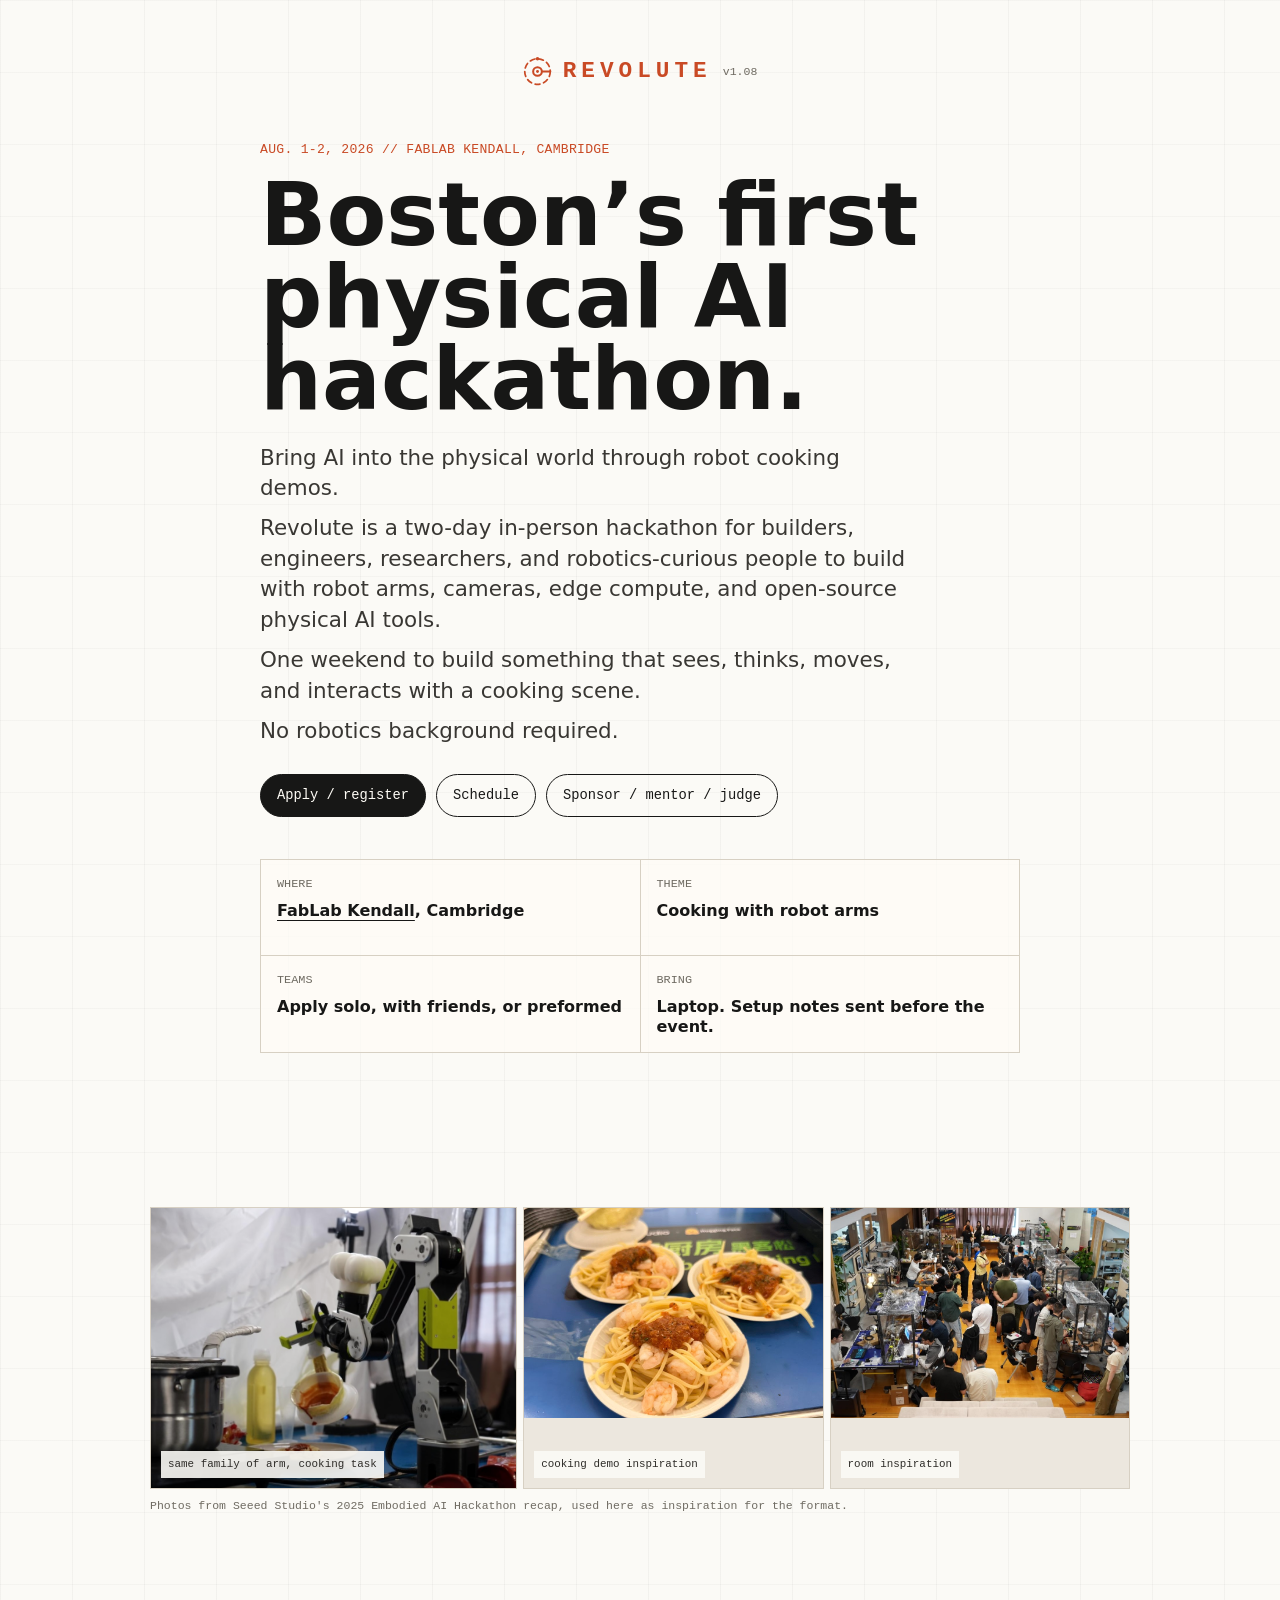
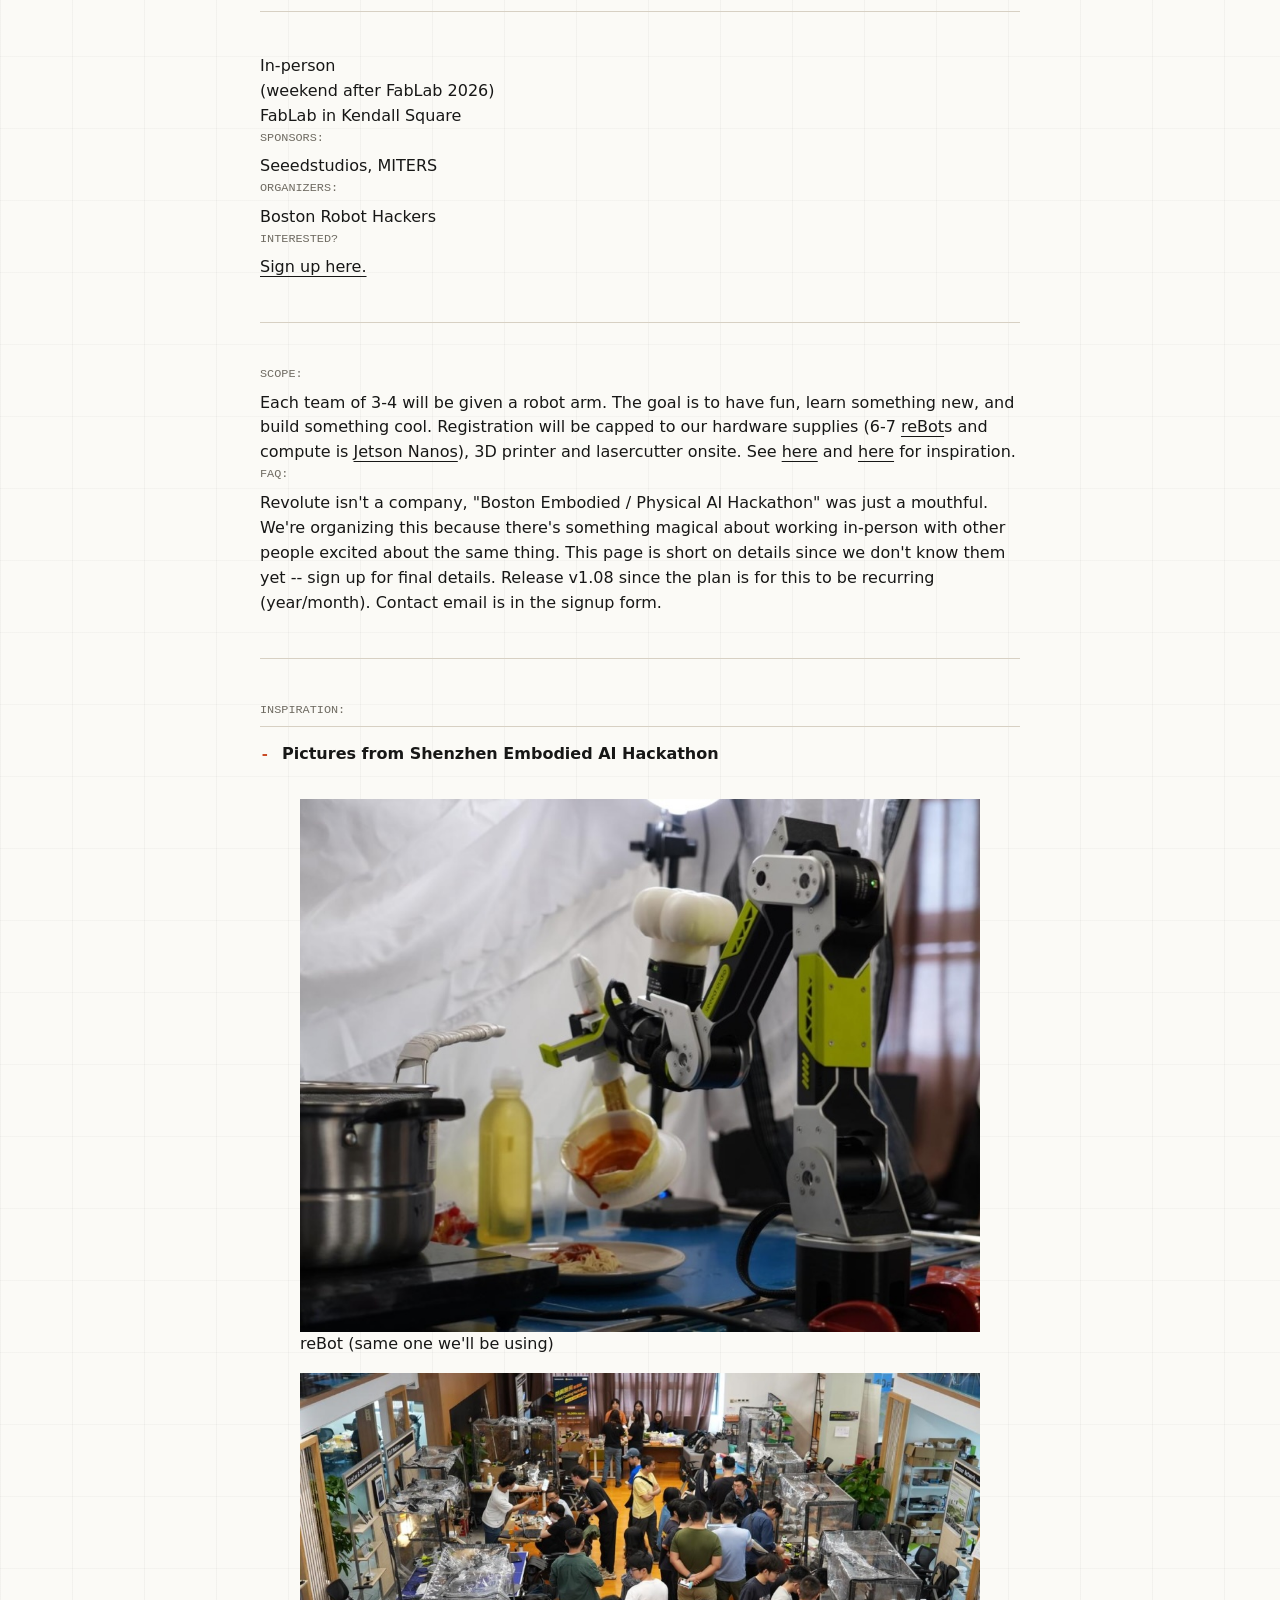
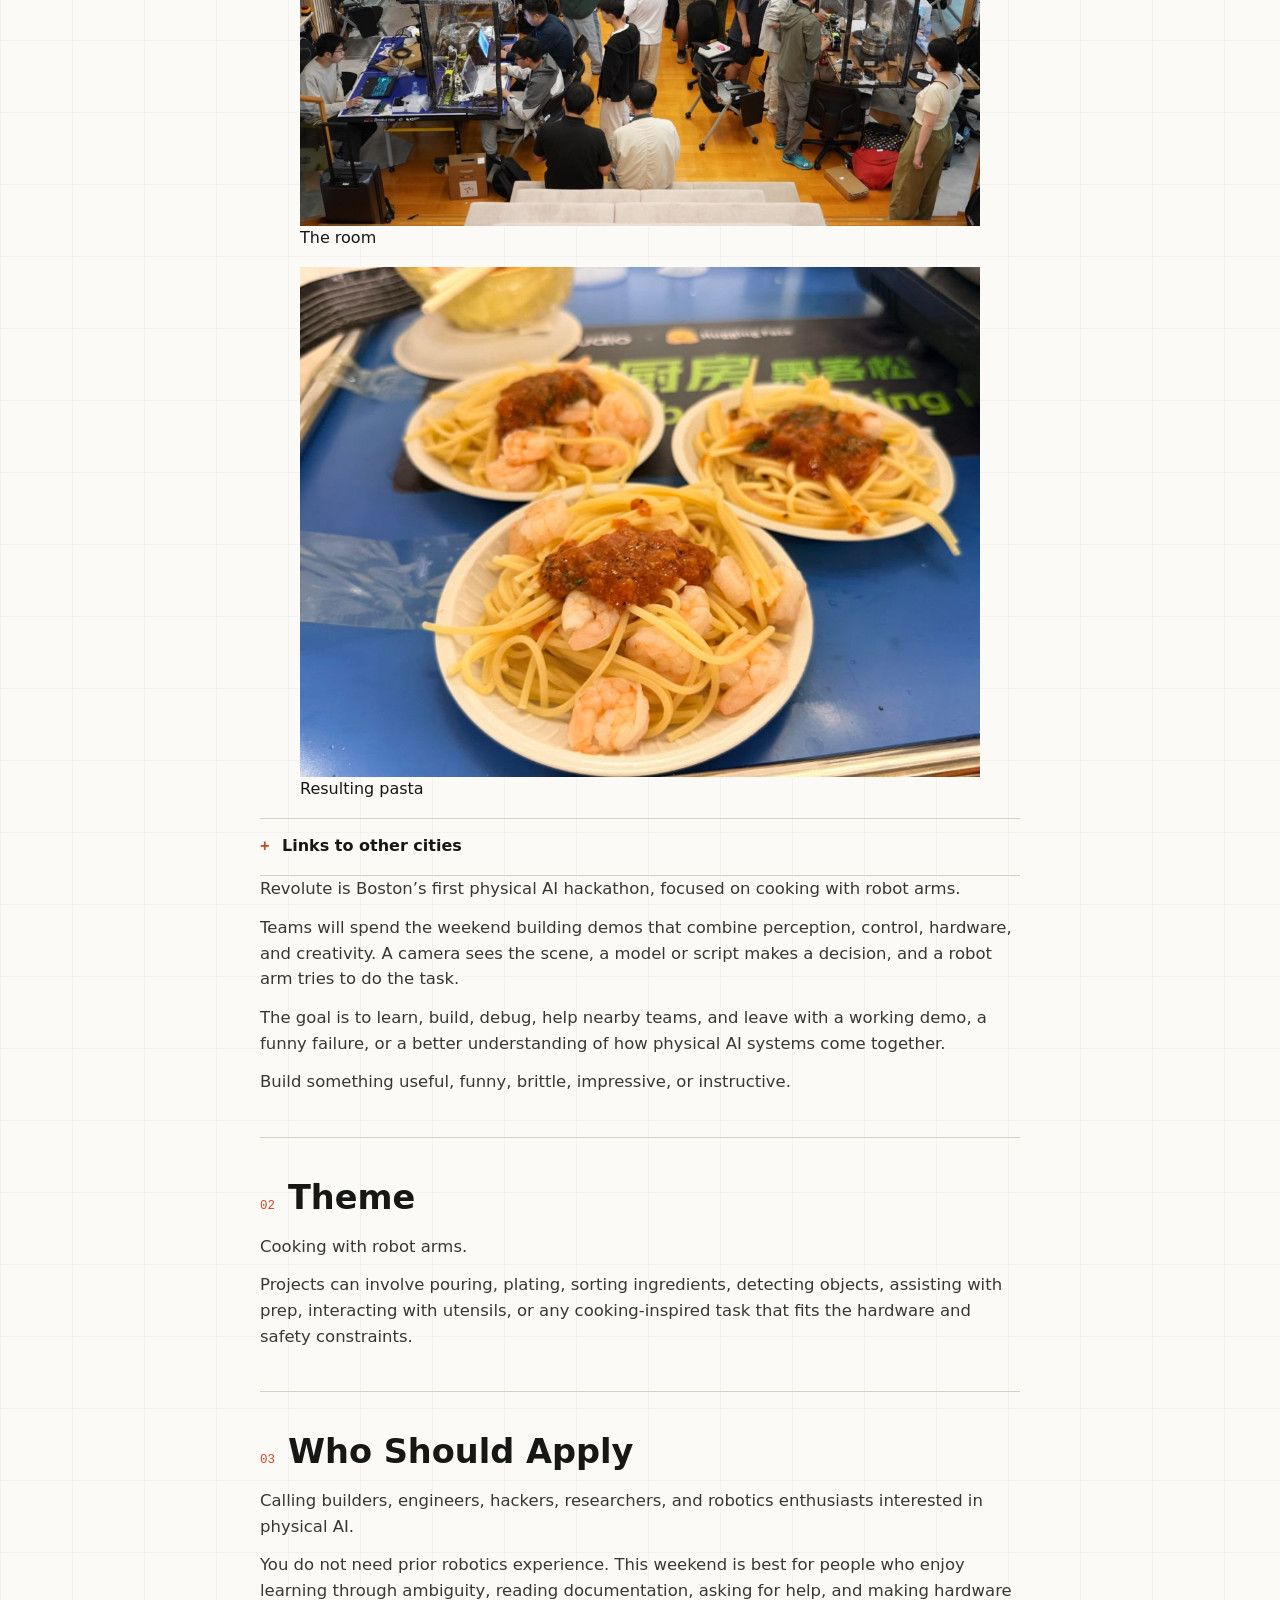
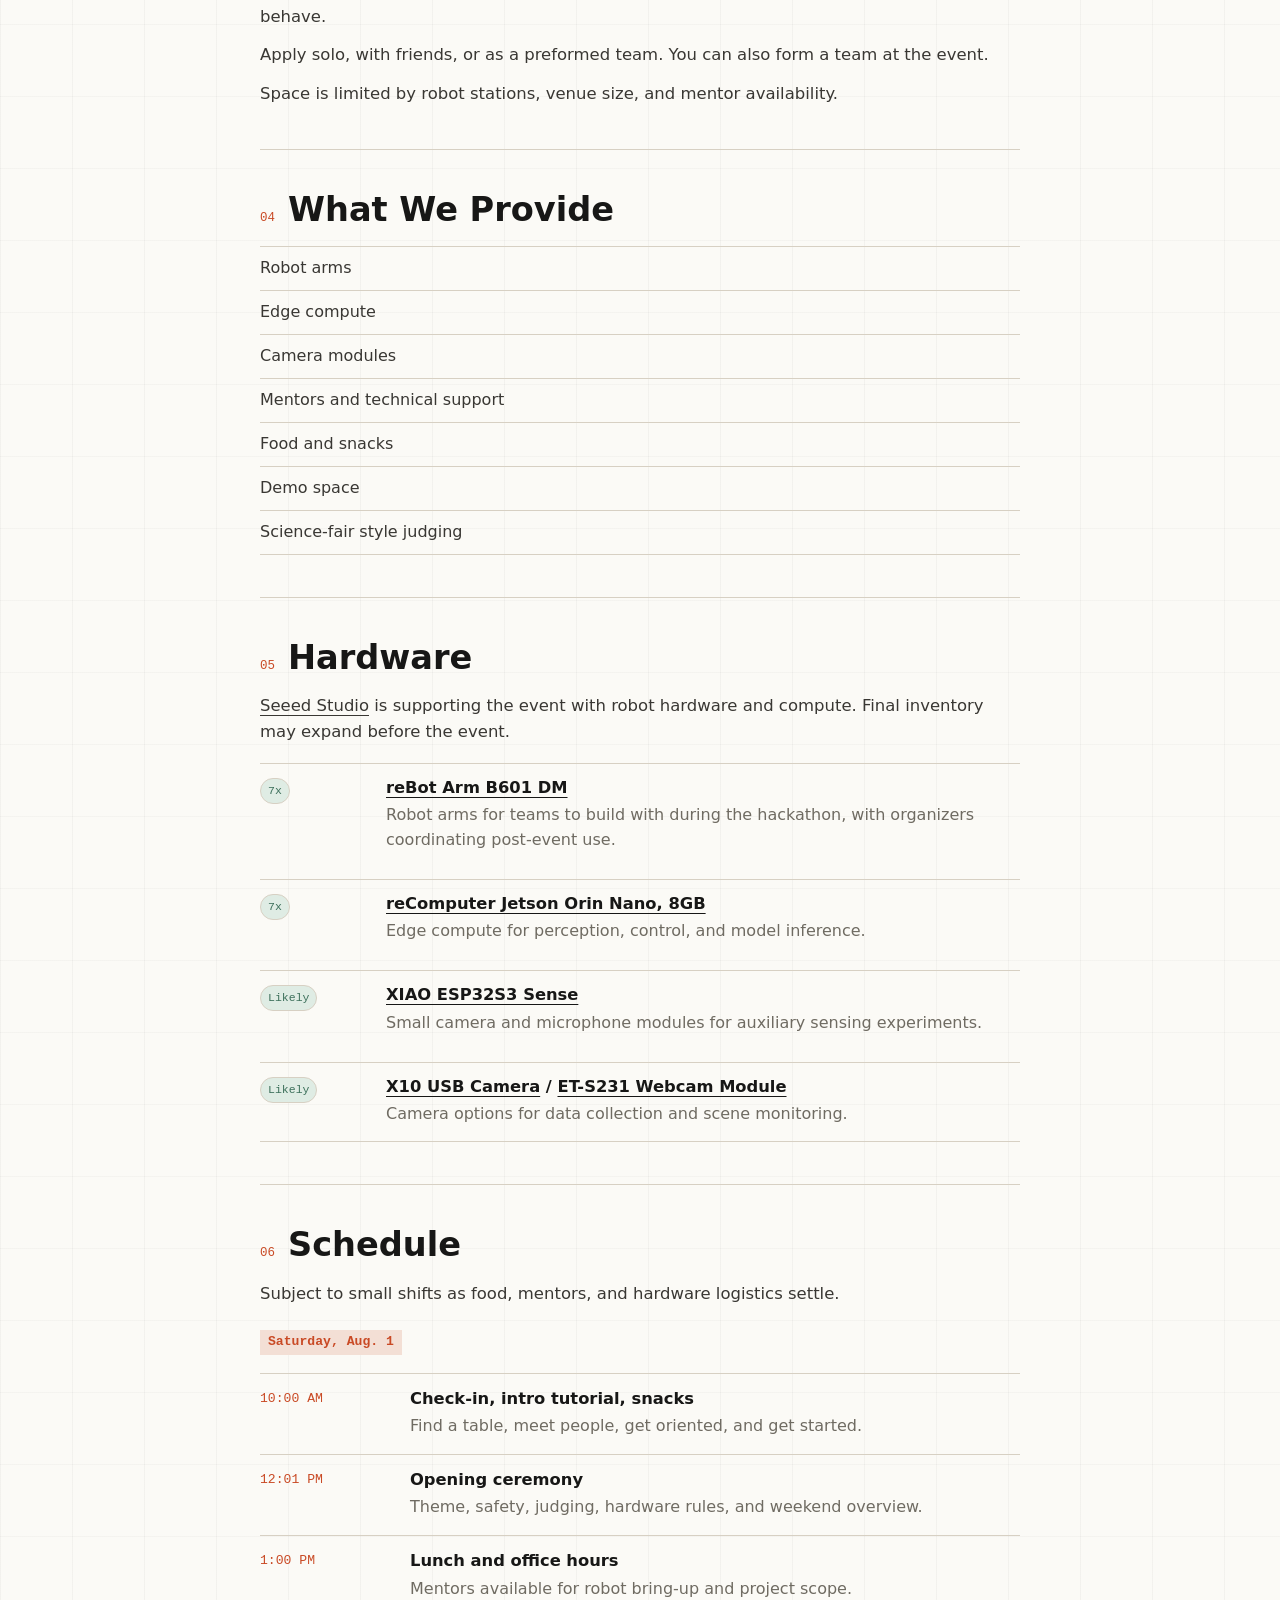
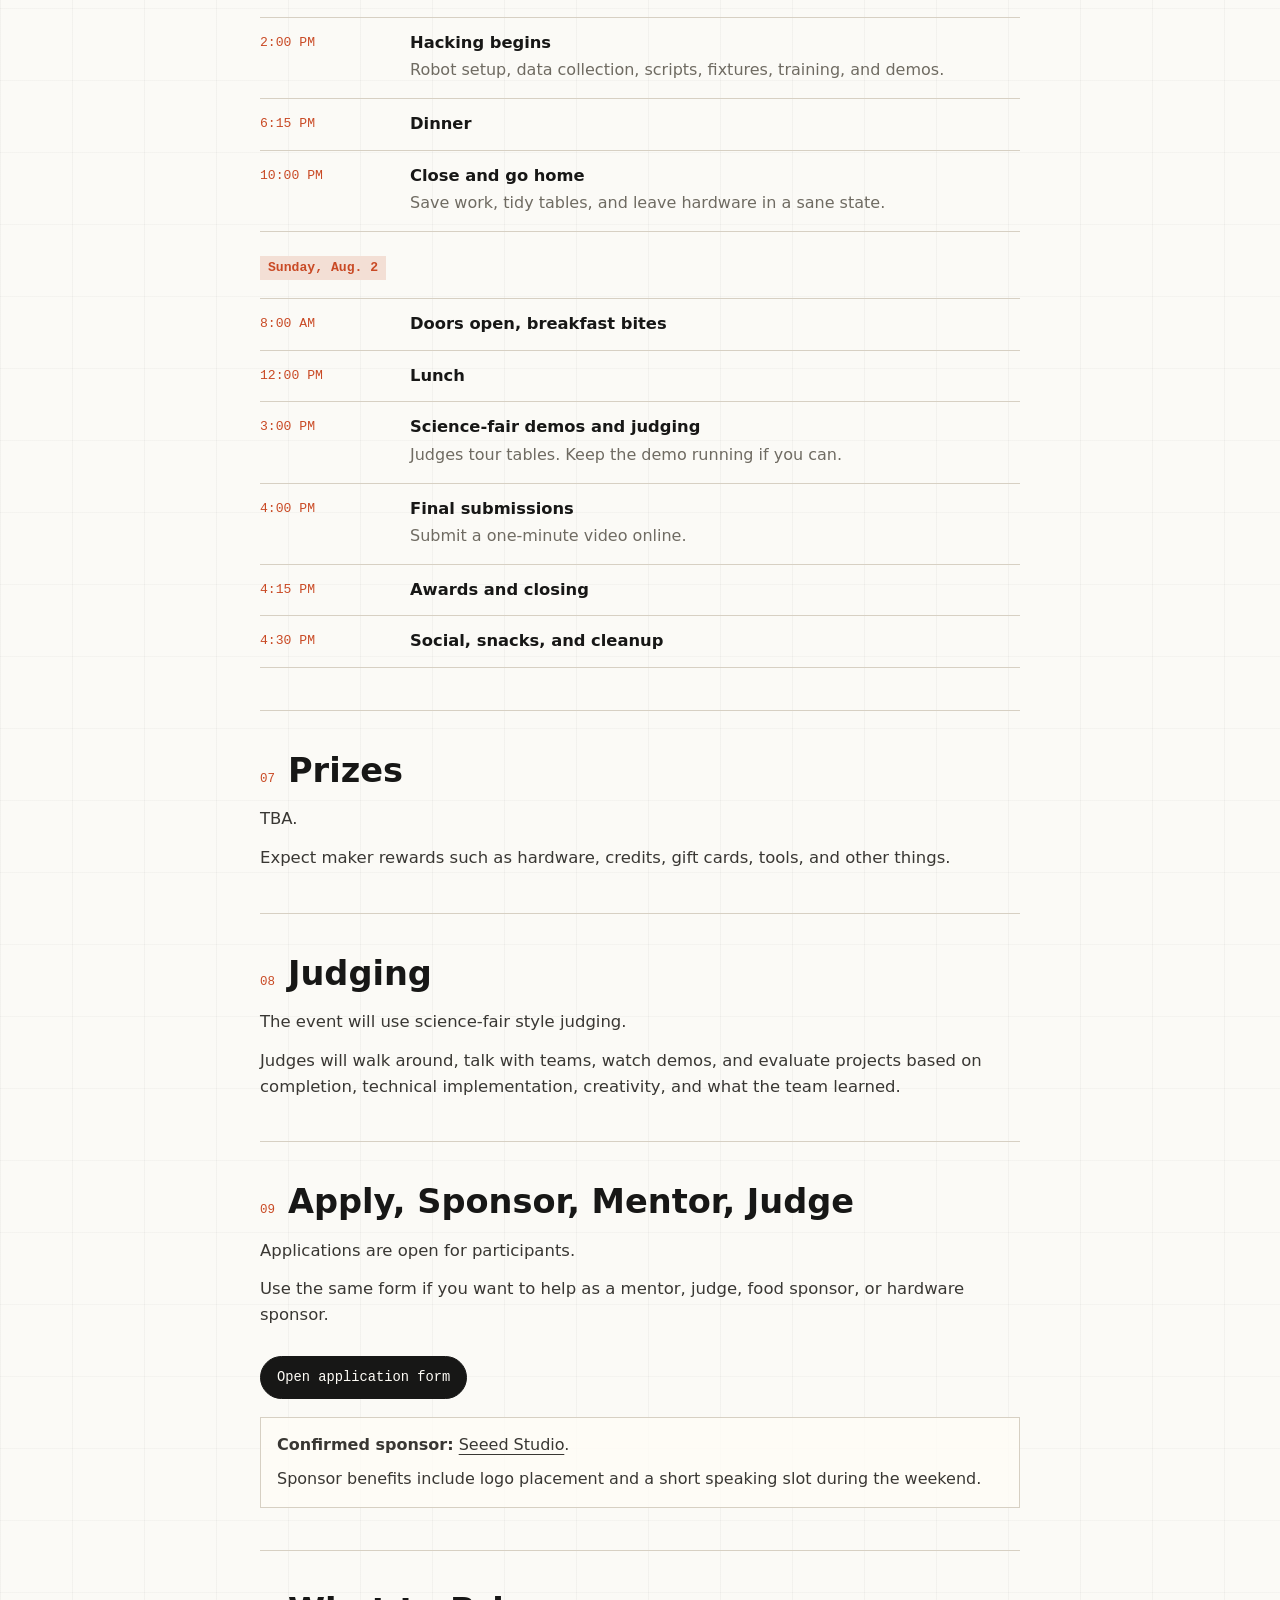
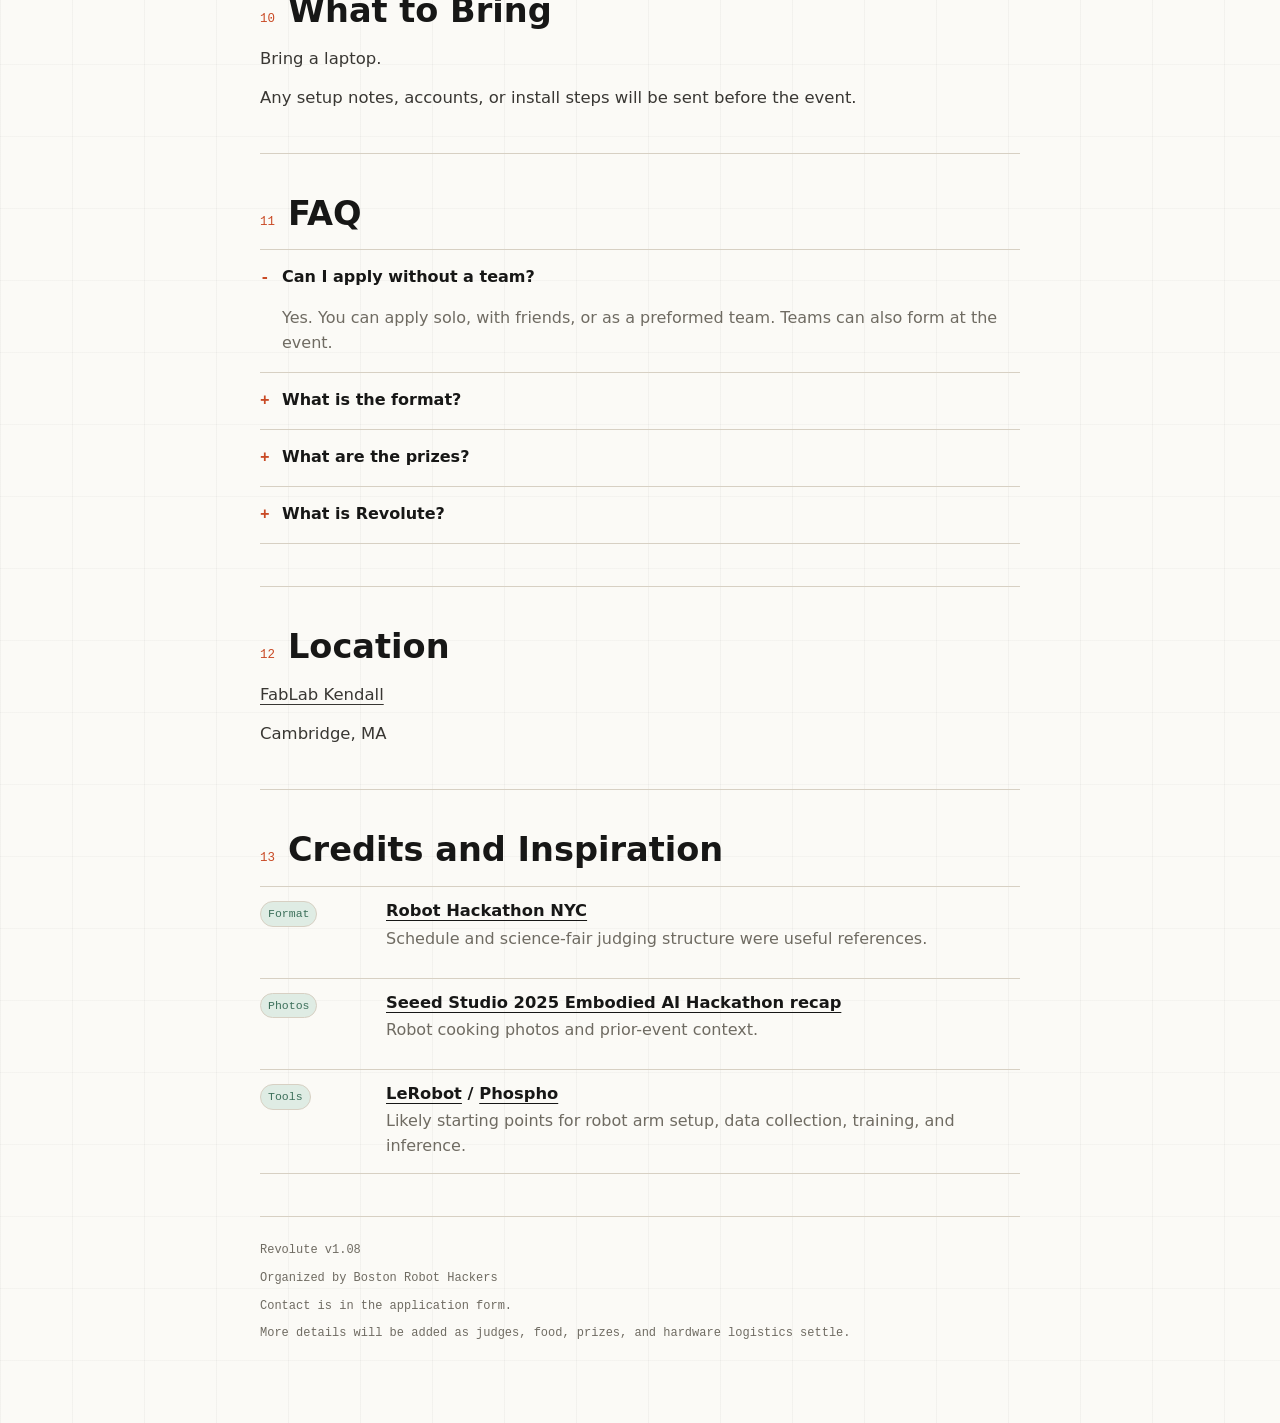
<file: content/original/index.html>
<!DOCTYPE html>
<html lang="en">
<head>
<meta charset="utf-8">
<meta name="viewport" content="width=device-width, initial-scale=1">
<meta name="description" content="Revolute is Boston’s first physical AI hackathon, a two-day build weekend for robot cooking demos at FabLab Kendall.">
<meta property="og:title" content="Revolute | Boston Physical AI Hackathon">
<meta property="og:description" content="Bring AI into the physical world through robot cooking demos with arms, cameras, edge compute, and open-source physical AI tools.">
<meta property="og:image" content="hackathon.png">
<title>Revolute | Boston Physical AI Hackathon</title>
<style>
  :root{
    --bg:#fbfaf6;
    --paper:#fffdf7;
    --ink:#171716;
    --muted:#6f6b62;
    --faint:#ded8cc;
    --rule:#d7d0c3;
    --accent:#c94a25;
    --accent-soft:#f3dfd5;
    --green:#3d705b;
    --green-soft:#dfece4;
    --mono:ui-monospace,"SF Mono","SFMono-Regular",Menlo,Consolas,"Liberation Mono",monospace;
    --sans:Inter,ui-sans-serif,system-ui,-apple-system,BlinkMacSystemFont,"Segoe UI",sans-serif;
  }

  *{box-sizing:border-box;}
  html{scroll-behavior:smooth;}
  body{
    margin:0;
    background:
      linear-gradient(90deg,rgba(23,23,22,.035) 1px,transparent 1px) 0 0 / 72px 72px,
      linear-gradient(180deg,rgba(23,23,22,.028) 1px,transparent 1px) 0 0 / 72px 72px,
      var(--bg);
    color:var(--ink);
    font-family:var(--sans);
    line-height:1.56;
    text-rendering:optimizeLegibility;
  }
  body::selection{background:rgba(201,74,37,.22);}
  a{color:inherit;text-decoration-thickness:1px;text-underline-offset:4px;}
  a:hover{color:var(--accent);}
  img{display:block;max-width:100%;}

  .page{
    width:min(760px,calc(100% - 40px));
    margin:0 auto;
    padding:54px 0 80px;
  }
  .wide{
    width:min(980px,calc(100% - 40px));
    margin:0 auto;
  }

  .top{
    text-align:center;
    margin:0 0 46px;
  }
  .brand{
    display:inline-flex;
    align-items:center;
    gap:11px;
    margin:0;
    color:var(--accent);
    text-decoration:none;
  }
  .mark{
    width:29px;
    height:29px;
    flex:0 0 auto;
  }
  .mark .ring{
    transform-origin:50% 50%;
    animation:spin 13s linear infinite;
  }
  @keyframes spin{to{transform:rotate(360deg);}}
  .word{
    font-family:var(--mono);
    font-size:1.42rem;
    font-weight:760;
    letter-spacing:.22em;
    text-transform:uppercase;
  }
  .version{
    color:var(--muted);
    font-family:var(--mono);
    font-size:.72rem;
  }

  .hero{
    margin-bottom:40px;
  }
  .kicker{
    margin:0 0 14px;
    color:var(--accent);
    font-family:var(--mono);
    font-size:.82rem;
    letter-spacing:.02em;
    text-transform:uppercase;
  }
  h1{
    margin:0;
    max-width:720px;
    font-size:clamp(2.55rem,9vw,5.45rem);
    line-height:.94;
    letter-spacing:0;
  }
  .dek{
    max-width:660px;
    margin:22px 0 0;
    color:#393733;
    font-size:clamp(1.08rem,2.4vw,1.34rem);
    line-height:1.42;
  }
  .dek + .dek{margin-top:10px;}
  .actions{
    display:flex;
    flex-wrap:wrap;
    gap:10px;
    margin-top:28px;
  }
  .button{
    display:inline-flex;
    align-items:center;
    justify-content:center;
    min-height:43px;
    padding:0 16px;
    border:1px solid var(--ink);
    border-radius:999px;
    background:var(--ink);
    color:var(--paper);
    font-family:var(--mono);
    font-size:.86rem;
    text-decoration:none;
    white-space:nowrap;
  }
  .button:hover{
    background:var(--accent);
    border-color:var(--accent);
    color:var(--paper);
  }
  .button.ghost{
    background:transparent;
    color:var(--ink);
  }
  .button.ghost:hover{
    background:var(--accent-soft);
    border-color:var(--accent);
    color:var(--accent);
  }

  .facts{
    display:grid;
    grid-template-columns:repeat(2,minmax(0,1fr));
    border-top:1px solid var(--rule);
    border-left:1px solid var(--rule);
    margin:42px 0 0;
    background:rgba(255,253,247,.72);
  }
  .fact{
    min-height:96px;
    padding:15px 16px;
    border-right:1px solid var(--rule);
    border-bottom:1px solid var(--rule);
  }
  .label{
    margin:0 0 7px;
    color:var(--muted);
    font-family:var(--mono);
    font-size:.74rem;
    text-transform:uppercase;
  }
  .value{
    margin:0;
    font-weight:730;
    line-height:1.25;
  }

  .photo-strip{
    display:grid;
    grid-template-columns:1.1fr .9fr .9fr;
    gap:6px;
    margin:34px auto 8px;
  }
  .photo-strip figure{
    position:relative;
    margin:0;
    overflow:hidden;
    border:1px solid var(--rule);
    background:#ece7de;
  }
  .photo-strip img{
    width:100%;
    height:210px;
    object-fit:cover;
    filter:saturate(.92) contrast(1.02);
  }
  .photo-strip figure:first-child img{height:280px;}
  .photo-strip figcaption{
    position:absolute;
    left:10px;
    bottom:10px;
    max-width:calc(100% - 20px);
    padding:5px 7px;
    background:rgba(251,250,246,.9);
    color:#2e2c28;
    font-family:var(--mono);
    font-size:.68rem;
  }
  .credit-note{
    margin:8px 0 0;
    color:var(--muted);
    font-family:var(--mono);
    font-size:.72rem;
  }

  hr{
    border:0;
    border-top:1px solid var(--rule);
    margin:42px 0;
  }
  section{
    scroll-margin-top:22px;
  }
  .section-title{
    display:flex;
    align-items:baseline;
    gap:13px;
    margin:0 0 17px;
  }
  .section-title span{
    color:var(--accent);
    font-family:var(--mono);
    font-size:.78rem;
  }
  h2{
    margin:0;
    font-size:clamp(1.45rem,3vw,2.1rem);
    line-height:1.08;
    letter-spacing:0;
  }
  h3{
    margin:0;
    font-size:1.02rem;
    line-height:1.25;
  }
  p{
    margin:0;
  }
  .copy{
    color:#393733;
    font-size:1.03rem;
  }
  .copy + .copy{margin-top:13px;}

  .plain-list{
    margin:18px 0 0;
    padding:0;
    list-style:none;
    border-top:1px solid var(--rule);
  }
  .plain-list li{
    padding:9px 0;
    border-bottom:1px solid var(--rule);
    color:#393733;
  }

  .rows{
    border-top:1px solid var(--rule);
    margin-top:18px;
  }
  .row{
    display:grid;
    grid-template-columns:132px minmax(0,1fr);
    gap:18px;
    padding:15px 0;
    border-bottom:1px solid var(--rule);
  }
  .row .when{
    color:var(--accent);
    font-family:var(--mono);
    font-size:.82rem;
  }
  .row p{
    margin:5px 0 0;
    color:var(--muted);
  }
  .day{
    margin-top:22px;
  }
  .day > h3{
    display:inline-block;
    padding:4px 8px;
    background:var(--accent-soft);
    color:var(--accent);
    font-family:var(--mono);
    font-size:.82rem;
    font-weight:720;
  }

  .list{
    display:grid;
    gap:12px;
    margin-top:18px;
  }
  .item{
    display:grid;
    grid-template-columns:108px minmax(0,1fr);
    gap:18px;
    padding:14px 0;
    border-top:1px solid var(--rule);
  }
  .item:last-child{border-bottom:1px solid var(--rule);}
  .tag{
    align-self:start;
    display:inline-flex;
    width:max-content;
    max-width:100%;
    padding:3px 7px;
    border:1px solid var(--rule);
    border-radius:999px;
    color:var(--green);
    background:var(--green-soft);
    font-family:var(--mono);
    font-size:.72rem;
    white-space:nowrap;
  }
  .item p{
    margin:5px 0 0;
    color:var(--muted);
  }

  .note-box{
    margin-top:18px;
    padding:15px 16px;
    border:1px solid var(--rule);
    background:rgba(255,253,247,.8);
  }
  .note-box p{
    color:#393733;
  }
  .note-box p + p{margin-top:9px;}

  details{
    border-top:1px solid var(--rule);
  }
  details:last-child{
    border-bottom:1px solid var(--rule);
  }
  summary{
    cursor:pointer;
    padding:15px 0;
    list-style:none;
    font-weight:720;
  }
  summary::-webkit-details-marker{display:none;}
  summary::before{
    content:"+";
    display:inline-block;
    width:22px;
    color:var(--accent);
    font-family:var(--mono);
  }
  details[open] summary::before{content:"-";}
  details p{
    margin:0 0 16px 22px;
    color:var(--muted);
  }

  .footer{
    margin-top:42px;
    padding-top:24px;
    border-top:1px solid var(--rule);
    color:var(--muted);
    font-family:var(--mono);
    font-size:.75rem;
  }
  .footer p + p{margin-top:9px;}

  @media (max-width:720px){
    .page,
    .wide{width:min(100% - 28px,760px);}
    .page{padding-top:38px;}
    .top{text-align:left;margin-bottom:34px;}
    .facts{grid-template-columns:1fr;}
    .photo-strip{grid-template-columns:1fr;gap:8px;}
    .photo-strip img,
    .photo-strip figure:first-child img{height:220px;}
    .row,
    .item{grid-template-columns:1fr;gap:6px;}
    .actions .button{width:100%;}
  }

  @media (prefers-reduced-motion:reduce){
    html{scroll-behavior:auto;}
    .mark .ring{animation:none;}
  }
</style>
</head>
<body>
  <main class="page">
    <header class="top">
      <a class="brand" href="#top" aria-label="Revolute home">
        <svg class="mark" viewBox="0 0 100 100" aria-hidden="true">
          <g class="ring">
            <circle cx="50" cy="50" r="44" fill="none" stroke="currentColor" stroke-width="6" stroke-dasharray="17 13" stroke-linecap="round"/>
            <circle cx="50" cy="6" r="6" fill="currentColor"/>
          </g>
          <line x1="50" y1="50" x2="94" y2="50" stroke="currentColor" stroke-width="7" stroke-linecap="round"/>
          <circle cx="50" cy="50" r="15" fill="var(--bg)" stroke="currentColor" stroke-width="7"/>
          <circle cx="50" cy="50" r="5" fill="currentColor"/>
        </svg>
        <span class="word">Revolute</span>
        <span class="version">v1.08</span>
      </a>
    </header>

    <section class="hero" id="top" aria-labelledby="hero-title">
      <p class="kicker">Aug. 1-2, 2026 // FabLab Kendall, Cambridge</p>
      <h1 id="hero-title">Boston’s first physical AI hackathon.</h1>
      <p class="dek">Bring AI into the physical world through robot cooking demos.</p>
      <p class="dek">Revolute is a two-day in-person hackathon for builders, engineers, researchers, and robotics-curious people to build with robot arms, cameras, edge compute, and open-source physical AI tools.</p>
      <p class="dek">One weekend to build something that sees, thinks, moves, and interacts with a cooking scene.</p>
      <p class="dek">No robotics background required.</p>
      <div class="actions">
        <a class="button" href="https://docs.google.com/forms/d/e/1FAIpQLSeVBl7Q7HjIDip8C7H7l2KwT6T9Buy4RfkJa64CLngNDVa9xw/viewform">Apply / register</a>
        <a class="button ghost" href="#schedule">Schedule</a>
        <a class="button ghost" href="#sponsors">Sponsor / mentor / judge</a>
      </div>

      <div class="facts" aria-label="Event facts">
        <div class="fact">
          <p class="label">Where</p>
          <p class="value"><a href="https://fabhubkendall.fabfoundation.org/">FabLab Kendall</a>, Cambridge</p>
        </div>
        <div class="fact">
          <p class="label">Theme</p>
          <p class="value">Cooking with robot arms</p>
        </div>
        <div class="fact">
          <p class="label">Teams</p>
          <p class="value">Apply solo, with friends, or preformed</p>
        </div>
        <div class="fact">
          <p class="label">Bring</p>
          <p class="value">Laptop. Setup notes sent before the event.</p>
        </div>
      </div>
    </section>
  </main>

  <div class="wide" aria-label="Hackathon photos">
    <div class="photo-strip">
      <figure>
        <img src="../images/robotarm.jpg" alt="Robot arm pouring sauce onto pasta">
        <figcaption>same family of arm, cooking task</figcaption>
      </figure>
      <figure>
        <img src="../images/pasta.jpg" alt="Plates of pasta from a robot cooking hackathon">
        <figcaption>cooking demo inspiration</figcaption>
      </figure>
      <figure>
        <img src="../images/shenzhenhackathon.jpg" alt="Builders working at robot stations">
        <figcaption>room inspiration</figcaption>
      </figure>
    </div>
    <p class="credit-note">Photos from Seeed Studio's 2025 Embodied AI Hackathon recap, used here as inspiration for the format.</p>
  </div>

  <main class="page">
    <hr>

    <div class="details">
      <div class="block">
        <p>In-person</p>
        <p class="note">(weekend after FabLab 2026)</p>
        <p>FabLab in Kendall Square</p>
      </div>

      <div class="block">
        <p class="label">Sponsors:</p>
        <p>Seeedstudios, MITERS</p>
      </div>

      <div class="block">
        <p class="label">Organizers:</p>
        <p>Boston Robot Hackers</p>
      </div>

      <div class="block">
        <p class="label">Interested?</p>
        <p class="signup"><a
        href="https://docs.google.com/forms/d/e/1FAIpQLSeVBl7Q7HjIDip8C7H7l2KwT6T9Buy4RfkJa64CLngNDVa9xw/viewform">Sign
        up here.</a></p>
      </div>


      <hr>

      <div class="block">
        <p class="label">Scope:</p>
        <p>Each team of 3-4 will be given a robot arm. The goal is to have
        fun, learn something new, and build something cool. Registration
        will be capped to our hardware supplies (6-7 <a href="https://www.seeedstudio.com/reBot-Arm-B601-DM-p-6740.html">reBot</a>s and compute is <a href="https://www.seeedstudio.com/reComputer-J3011-p-5590.html">Jetson Nanos</a>), 3D printer and lasercutter onsite. 
        See <a
        href="https://www.seeed.cc/post/2025-embodied-ai-hackathon-recap">here</a> and <a href="https://www.youtube.com/watch?v=3W_z89ngXDo">here</a>
        for inspiration.</p>
      </div>

      <div class="block">
        <p class="label">FAQ:</p>
        <p class="note">Revolute isn't a company, "Boston Embodied / Physical AI
        Hackathon" was just a mouthful. We're organizing this because
        there's something magical about working in-person with other people
        excited about the same thing.
          This page is short on details since we don't know them yet -- sign up for
          final details. Release v1.08 since the plan is for this to be
          recurring (year/month). Contact email is in the signup form.</p>
      </div>

      <hr>
        <div class="block">
          <p class="label">Inspiration:</p>

        <details open>
          <summary>Pictures from Shenzhen Embodied AI Hackathon</summary>
          <div class="imgstrip">
            <figure>
              <img src="../images/robotarm.jpg" alt="A robot arm ladling sauce onto a plate of pasta""
              <figcaption>reBot (same one we'll be using)</figcaption>
            </figure>
            <figure>
              <img src="../images/shenzhenhackathon.jpg" alt="Builders at work during the Shenzhen embodied AI hackathon">
              <figcaption>The room</figcaption>
            </figure>
            <figure>
              <img src="../images/pasta.jpg" alt="Plates of shrimp pasta plated by robot arms">
              <figcaption>Resulting pasta</figcaption>
            </figure>
          </div>
        </details>
  
        <details class="citylinks">
          <summary>Links to other cities</summary>
          <ul>
            <li><a href="https://www.joinef.com/events/https-lu-ma-roboticshack/">joinef.com/events/https-lu-ma-roboticshack</a> <span class="place">— Paris (Apr 11 2025)</span></li>
            <li><a href="https://robothackathon.devpost.com/">robothackathon.devpost.com</a> <span class="place">— NYC (Apr 20 2025)</span></li>
            <li><a href="https://www.betaworks.com/event/nyc-lerobot-hackathon">betaworks.com/event/nyc-lerobot-hackathon</a> <span class="place">— NYC (June 14 2025)</span></li>
            <li><a href="https://forums.developer.nvidia.com/t/join-the-seeed-studio-hugging-face-embodied-ai-hackathon/344162">forums.developer.nvidia.com/.../embodied-ai-hackathon</a> <span class="place">— Shenzhen (Oct 18 2025)</span></li>
            <li><a href="https://www.seeedstudio.com/blog/2025/11/06/2025-embodied-ai-hackathon-recap-we-built-home-cooking-robot/">seeedstudio.com/blog/.../home-cooking-robot</a> <span class="place">— (Oct 21 2025)</span></li>
            <li><a href="https://luma.com/zsaa3r3d">luma.com/zsaa3r3d</a> <span class="place">— Santa Clara (Mar 21 2026)</span></li>
            <li><a href="https://luma.com/embodied-metal">luma.com/embodied-metal</a> <span class="place">— San Francisco (July 17 2026)</span></li>
          </ul>
        </details>
      </div>
      <p class="copy">Revolute is Boston’s first physical AI hackathon, focused on cooking with robot arms.</p>
      <p class="copy">Teams will spend the weekend building demos that combine perception, control, hardware, and creativity. A camera sees the scene, a model or script makes a decision, and a robot arm tries to do the task.</p>
      <p class="copy">The goal is to learn, build, debug, help nearby teams, and leave with a working demo, a funny failure, or a better understanding of how physical AI systems come together.</p>
      <p class="copy">Build something useful, funny, brittle, impressive, or instructive.</p>
    </section>

    <hr>

    <section id="theme" aria-labelledby="theme-title">
      <div class="section-title">
        <span>02</span>
        <h2 id="theme-title">Theme</h2>
      </div>
      <p class="copy">Cooking with robot arms.</p>
      <p class="copy">Projects can involve pouring, plating, sorting ingredients, detecting objects, assisting with prep, interacting with utensils, or any cooking-inspired task that fits the hardware and safety constraints.</p>
    </section>

    <hr>

    <section id="who" aria-labelledby="who-title">
      <div class="section-title">
        <span>03</span>
        <h2 id="who-title">Who Should Apply</h2>
      </div>
      <p class="copy">Calling builders, engineers, hackers, researchers, and robotics enthusiasts interested in physical AI.</p>
      <p class="copy">You do not need prior robotics experience. This weekend is best for people who enjoy learning through ambiguity, reading documentation, asking for help, and making hardware behave.</p>
      <p class="copy">Apply solo, with friends, or as a preformed team. You can also form a team at the event.</p>
      <p class="copy">Space is limited by robot stations, venue size, and mentor availability.</p>
    </section>

    <hr>

    <section id="provide" aria-labelledby="provide-title">
      <div class="section-title">
        <span>04</span>
        <h2 id="provide-title">What We Provide</h2>
      </div>
      <ul class="plain-list">
        <li>Robot arms</li>
        <li>Edge compute</li>
        <li>Camera modules</li>
        <li>Mentors and technical support</li>
        <li>Food and snacks</li>
        <li>Demo space</li>
        <li>Science-fair style judging</li>
      </ul>
    </section>

    <hr>

    <section id="hardware" aria-labelledby="hardware-title">
      <div class="section-title">
        <span>05</span>
        <h2 id="hardware-title">Hardware</h2>
      </div>
      <p class="copy"><a href="https://www.seeedstudio.com/?__vid=260630">Seeed Studio</a> is supporting the event with robot hardware and compute. Final inventory may expand before the event.</p>
      <div class="list">
        <div class="item">
          <div class="tag">7x</div>
          <div>
            <h3><a href="https://www.seeedstudio.com/reBot-Arm-B601-DM-p-6740.html">reBot Arm B601 DM</a></h3>
            <p>Robot arms for teams to build with during the hackathon, with organizers coordinating post-event use.</p>
          </div>
        </div>
        <div class="item">
          <div class="tag">7x</div>
          <div>
            <h3><a href="https://www.seeedstudio.com/reComputer-J3011-p-5590.html">reComputer Jetson Orin Nano, 8GB</a></h3>
            <p>Edge compute for perception, control, and model inference.</p>
          </div>
        </div>
        <div class="item">
          <div class="tag">Likely</div>
          <div>
            <h3><a href="https://www.seeedstudio.com/XIAO-ESP32S3-Sense-p-5639.html">XIAO ESP32S3 Sense</a></h3>
            <p>Small camera and microphone modules for auxiliary sensing experiments.</p>
          </div>
        </div>
        <div class="item">
          <div class="tag">Likely</div>
          <div>
            <h3><a href="https://www.seeedstudio.com/X10-USB-wired-camera-p-6506.html">X10 USB Camera</a> / <a href="https://www.seeedstudio.com/ET-S231-90-USB-Camera-p-6684.html">ET-S231 Webcam Module</a></h3>
            <p>Camera options for data collection and scene monitoring.</p>
          </div>
        </div>
      </div>
    </section>

    <hr>

    <section id="schedule" aria-labelledby="schedule-title">
      <div class="section-title">
        <span>06</span>
        <h2 id="schedule-title">Schedule</h2>
      </div>
      <p class="copy">Subject to small shifts as food, mentors, and hardware logistics settle.</p>

      <div class="day">
        <h3>Saturday, Aug. 1</h3>
        <div class="rows">
          <div class="row">
            <div class="when">10:00 AM</div>
            <div><h3>Check-in, intro tutorial, snacks</h3><p>Find a table, meet people, get oriented, and get started.</p></div>
          </div>
          <div class="row">
            <div class="when">12:01 PM</div>
            <div><h3>Opening ceremony</h3><p>Theme, safety, judging, hardware rules, and weekend overview.</p></div>
          </div>
          <div class="row">
            <div class="when">1:00 PM</div>
            <div><h3>Lunch and office hours</h3><p>Mentors available for robot bring-up and project scope.</p></div>
          </div>
          <div class="row">
            <div class="when">2:00 PM</div>
            <div><h3>Hacking begins</h3><p>Robot setup, data collection, scripts, fixtures, training, and demos.</p></div>
          </div>
          <div class="row">
            <div class="when">6:15 PM</div>
            <div><h3>Dinner</h3></div>
          </div>
          <div class="row">
            <div class="when">10:00 PM</div>
            <div><h3>Close and go home</h3><p>Save work, tidy tables, and leave hardware in a sane state.</p></div>
          </div>
        </div>
      </div>

      <div class="day">
        <h3>Sunday, Aug. 2</h3>
        <div class="rows">
          <div class="row">
            <div class="when">8:00 AM</div>
            <div><h3>Doors open, breakfast bites</h3></div>
          </div>
          <div class="row">
            <div class="when">12:00 PM</div>
            <div><h3>Lunch</h3></div>
          </div>
          <div class="row">
            <div class="when">3:00 PM</div>
            <div><h3>Science-fair demos and judging</h3><p>Judges tour tables. Keep the demo running if you can.</p></div>
          </div>
          <div class="row">
            <div class="when">4:00 PM</div>
            <div><h3>Final submissions</h3><p>Submit a one-minute video online.</p></div>
          </div>
          <div class="row">
            <div class="when">4:15 PM</div>
            <div><h3>Awards and closing</h3></div>
          </div>
          <div class="row">
            <div class="when">4:30 PM</div>
            <div><h3>Social, snacks, and cleanup</h3></div>
          </div>
        </div>
      </div>
    </section>

    <hr>

    <section id="prizes" aria-labelledby="prizes-title">
      <div class="section-title">
        <span>07</span>
        <h2 id="prizes-title">Prizes</h2>
      </div>
      <p class="copy">TBA.</p>
      <p class="copy">Expect maker rewards such as hardware, credits, gift cards, tools, and other things.</p>
    </section>

    <hr>

    <section id="judging" aria-labelledby="judging-title">
      <div class="section-title">
        <span>08</span>
        <h2 id="judging-title">Judging</h2>
      </div>
      <p class="copy">The event will use science-fair style judging.</p>
      <p class="copy">Judges will walk around, talk with teams, watch demos, and evaluate projects based on completion, technical implementation, creativity, and what the team learned.</p>
    </section>

    <hr>

    <section id="sponsors" aria-labelledby="sponsor-title">
      <div class="section-title">
        <span>09</span>
        <h2 id="sponsor-title">Apply, Sponsor, Mentor, Judge</h2>
      </div>
      <p class="copy">Applications are open for participants.</p>
      <p class="copy">Use the same form if you want to help as a mentor, judge, food sponsor, or hardware sponsor.</p>
      <div class="actions">
        <a class="button" href="https://docs.google.com/forms/d/e/1FAIpQLSeVBl7Q7HjIDip8C7H7l2KwT6T9Buy4RfkJa64CLngNDVa9xw/viewform">Open application form</a>
      </div>
      <div class="note-box">
        <p><strong>Confirmed sponsor:</strong> <a href="https://www.seeedstudio.com/?__vid=260630">Seeed Studio</a>.</p>
        <p>Sponsor benefits include logo placement and a short speaking slot during the weekend.</p>
      </div>
    </section>

    <hr>

    <section id="bring" aria-labelledby="bring-title">
      <div class="section-title">
        <span>10</span>
        <h2 id="bring-title">What to Bring</h2>
      </div>
      <p class="copy">Bring a laptop.</p>
      <p class="copy">Any setup notes, accounts, or install steps will be sent before the event.</p>
    </section>

    <hr>

    <section id="faq" aria-labelledby="faq-title">
      <div class="section-title">
        <span>11</span>
        <h2 id="faq-title">FAQ</h2>
      </div>
      <details open>
        <summary>Can I apply without a team?</summary>
        <p>Yes. You can apply solo, with friends, or as a preformed team. Teams can also form at the event.</p>
      </details>
      <details>
        <summary>What is the format?</summary>
        <p>Two days of building, mentoring, food, hardware bring-up, and demos. The final session will be a science-fair style showcase where judges visit each team.</p>
      </details>
      <details>
        <summary>What are the prizes?</summary>
        <p>TBA. Expect practical maker rewards.</p>
      </details>
      <details>
        <summary>What is Revolute?</summary>
        <p>Revolute is the name for this recurring Boston physical AI hackathon because “Boston Embodied / Physical AI Robot Hackathon” was too long.</p>
      </details>
    </section>

    <hr>

    <section id="location" aria-labelledby="location-title">
      <div class="section-title">
        <span>12</span>
        <h2 id="location-title">Location</h2>
      </div>
      <p class="copy"><a href="https://fabhubkendall.fabfoundation.org/">FabLab Kendall</a></p>
      <p class="copy">Cambridge, MA</p>
    </section>

    <hr>

    <section id="resources" aria-labelledby="resources-title">
      <div class="section-title">
        <span>13</span>
        <h2 id="resources-title">Credits and Inspiration</h2>
      </div>
      <div class="list">
        <div class="item">
          <div class="tag">Format</div>
          <div>
            <h3><a href="https://www.robothackathon.com/">Robot Hackathon NYC</a></h3>
            <p>Schedule and science-fair judging structure were useful references.</p>
          </div>
        </div>
        <div class="item">
          <div class="tag">Photos</div>
          <div>
            <h3><a href="https://www.seeed.cc/post/2025-embodied-ai-hackathon-recap">Seeed Studio 2025 Embodied AI Hackathon recap</a></h3>
            <p>Robot cooking photos and prior-event context.</p>
          </div>
        </div>
        <div class="item">
          <div class="tag">Tools</div>
          <div>
            <h3><a href="https://github.com/huggingface/lerobot/blob/main/examples/10_use_so100.md">LeRobot</a> / <a href="https://docs.phospho.ai/welcome">Phospho</a></h3>
            <p>Likely starting points for robot arm setup, data collection, training, and inference.</p>
          </div>
        </div>
      </div>
    </section>

    <footer class="footer">
      <p>Revolute v1.08</p>
      <p>Organized by Boston Robot Hackers</p>
      <p>Contact is in the application form.</p>
      <p>More details will be added as judges, food, prizes, and hardware logistics settle.</p>
    </footer>
  </main>
</body>
</html>
</file>
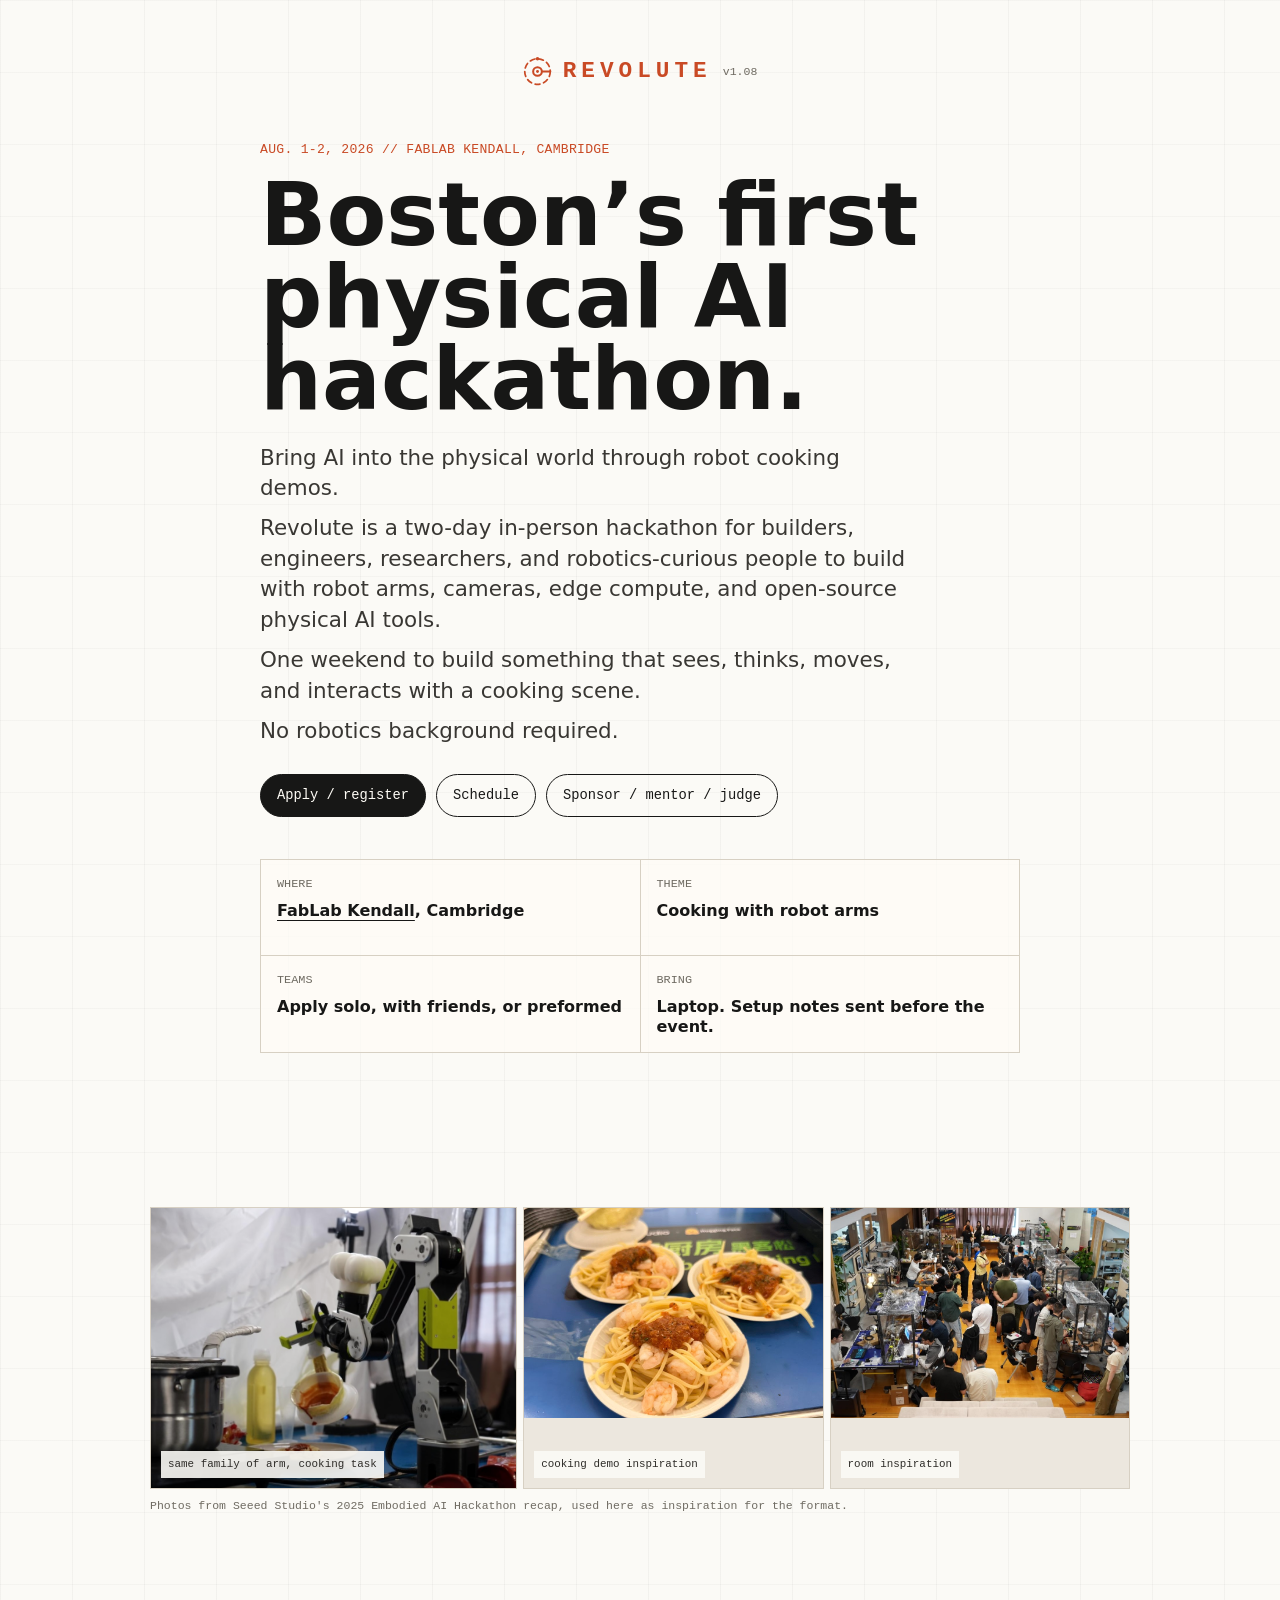
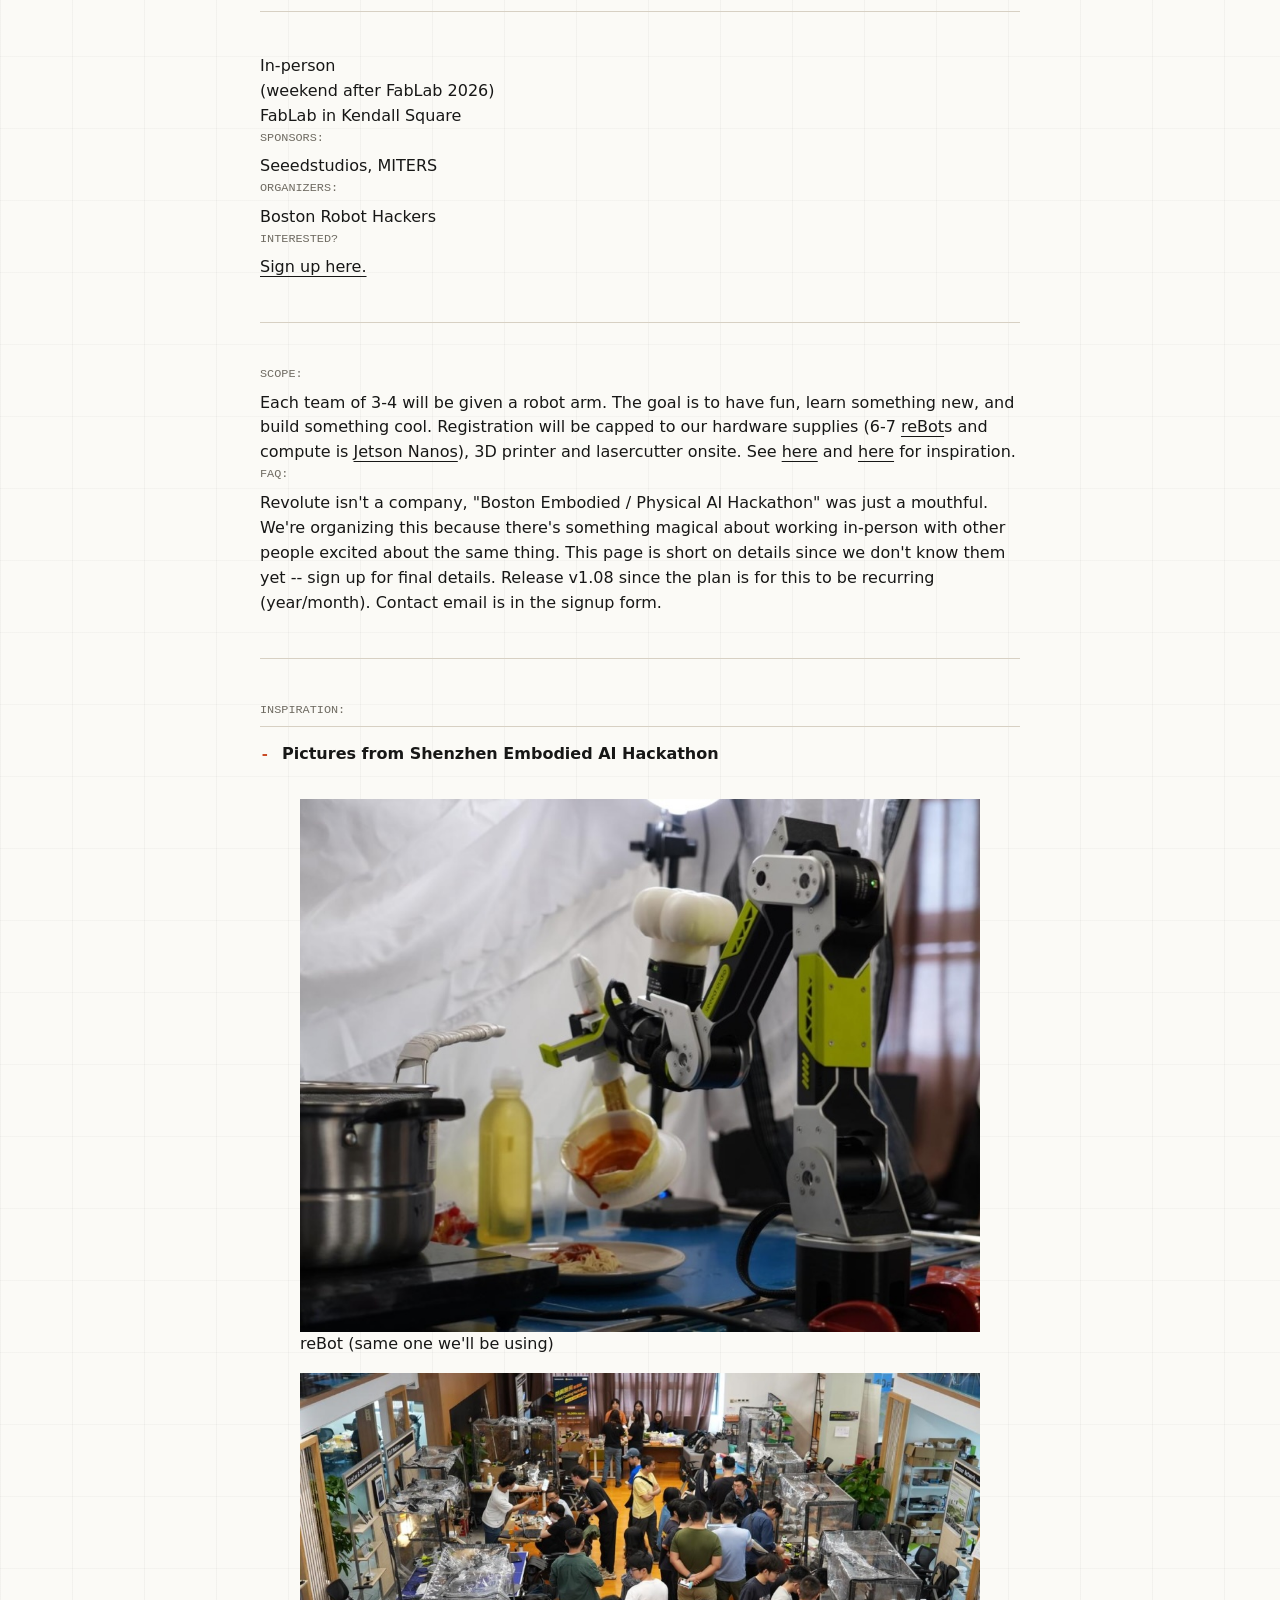
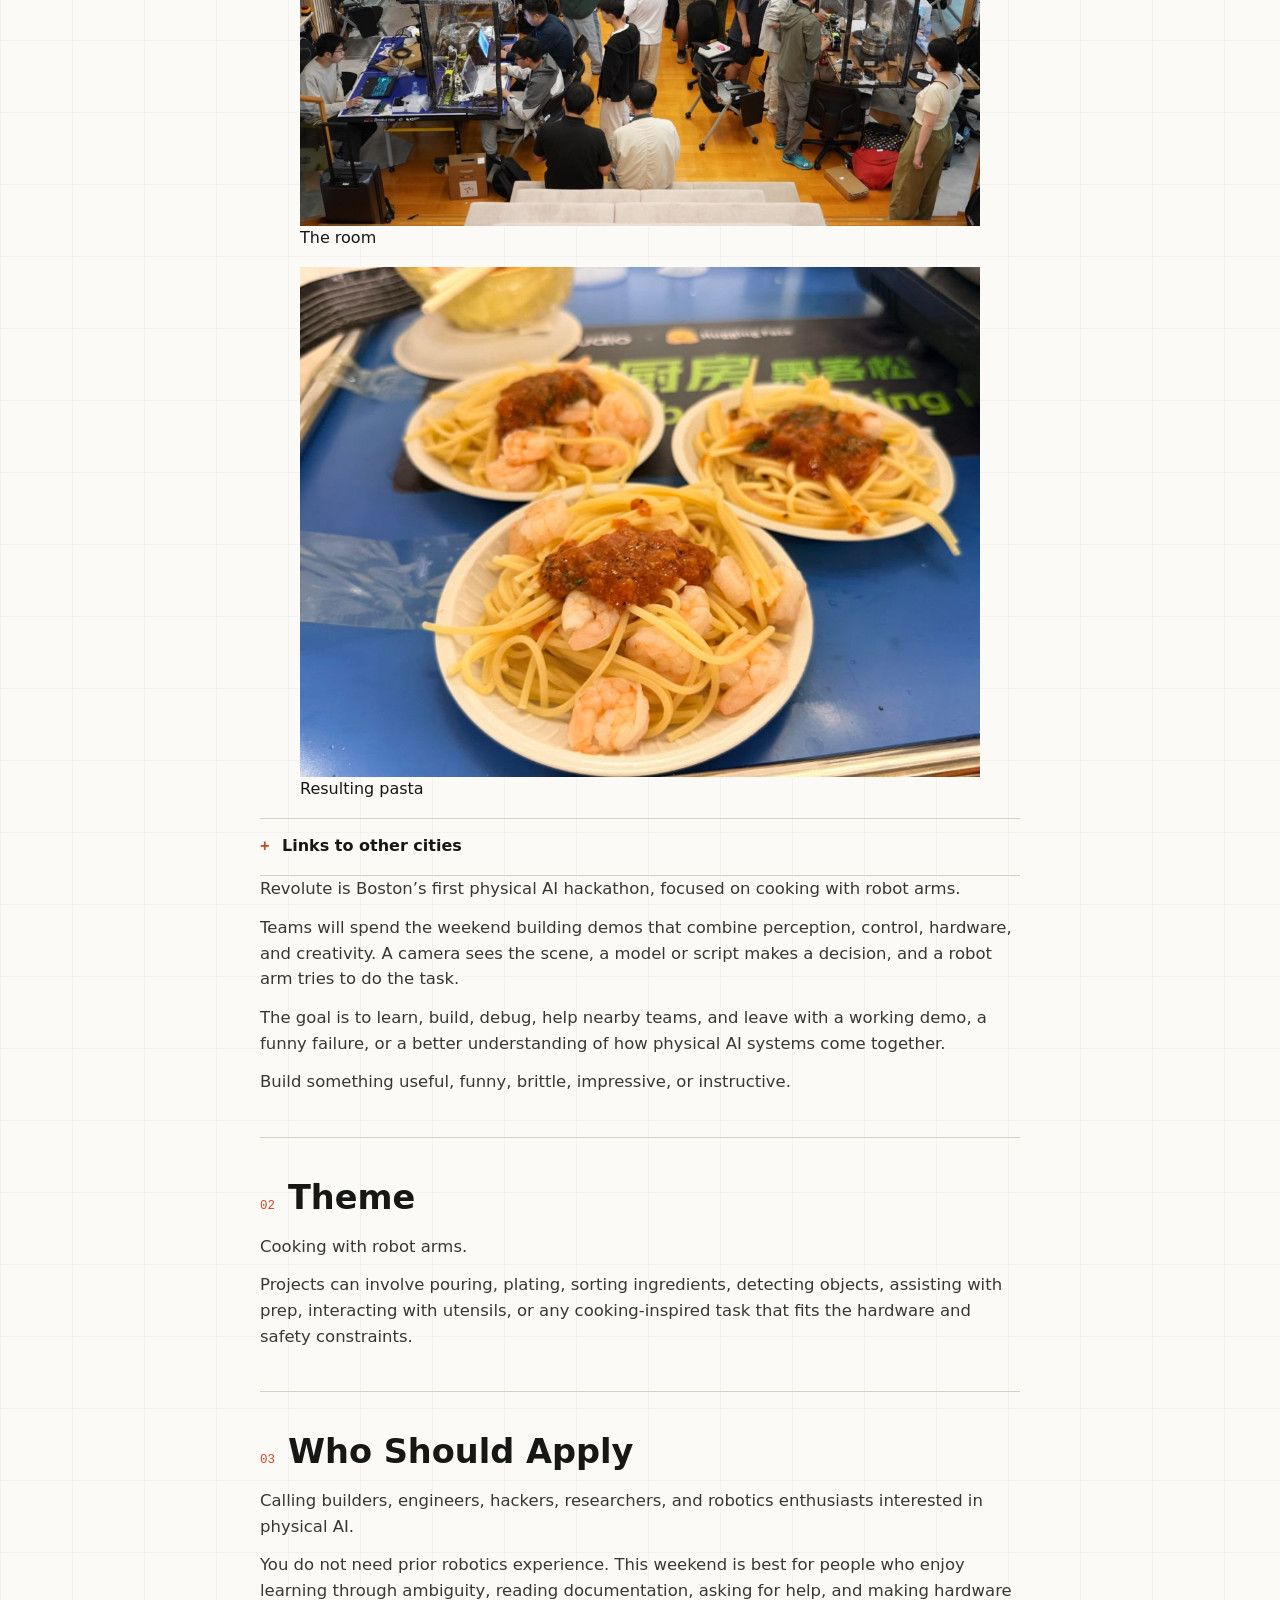
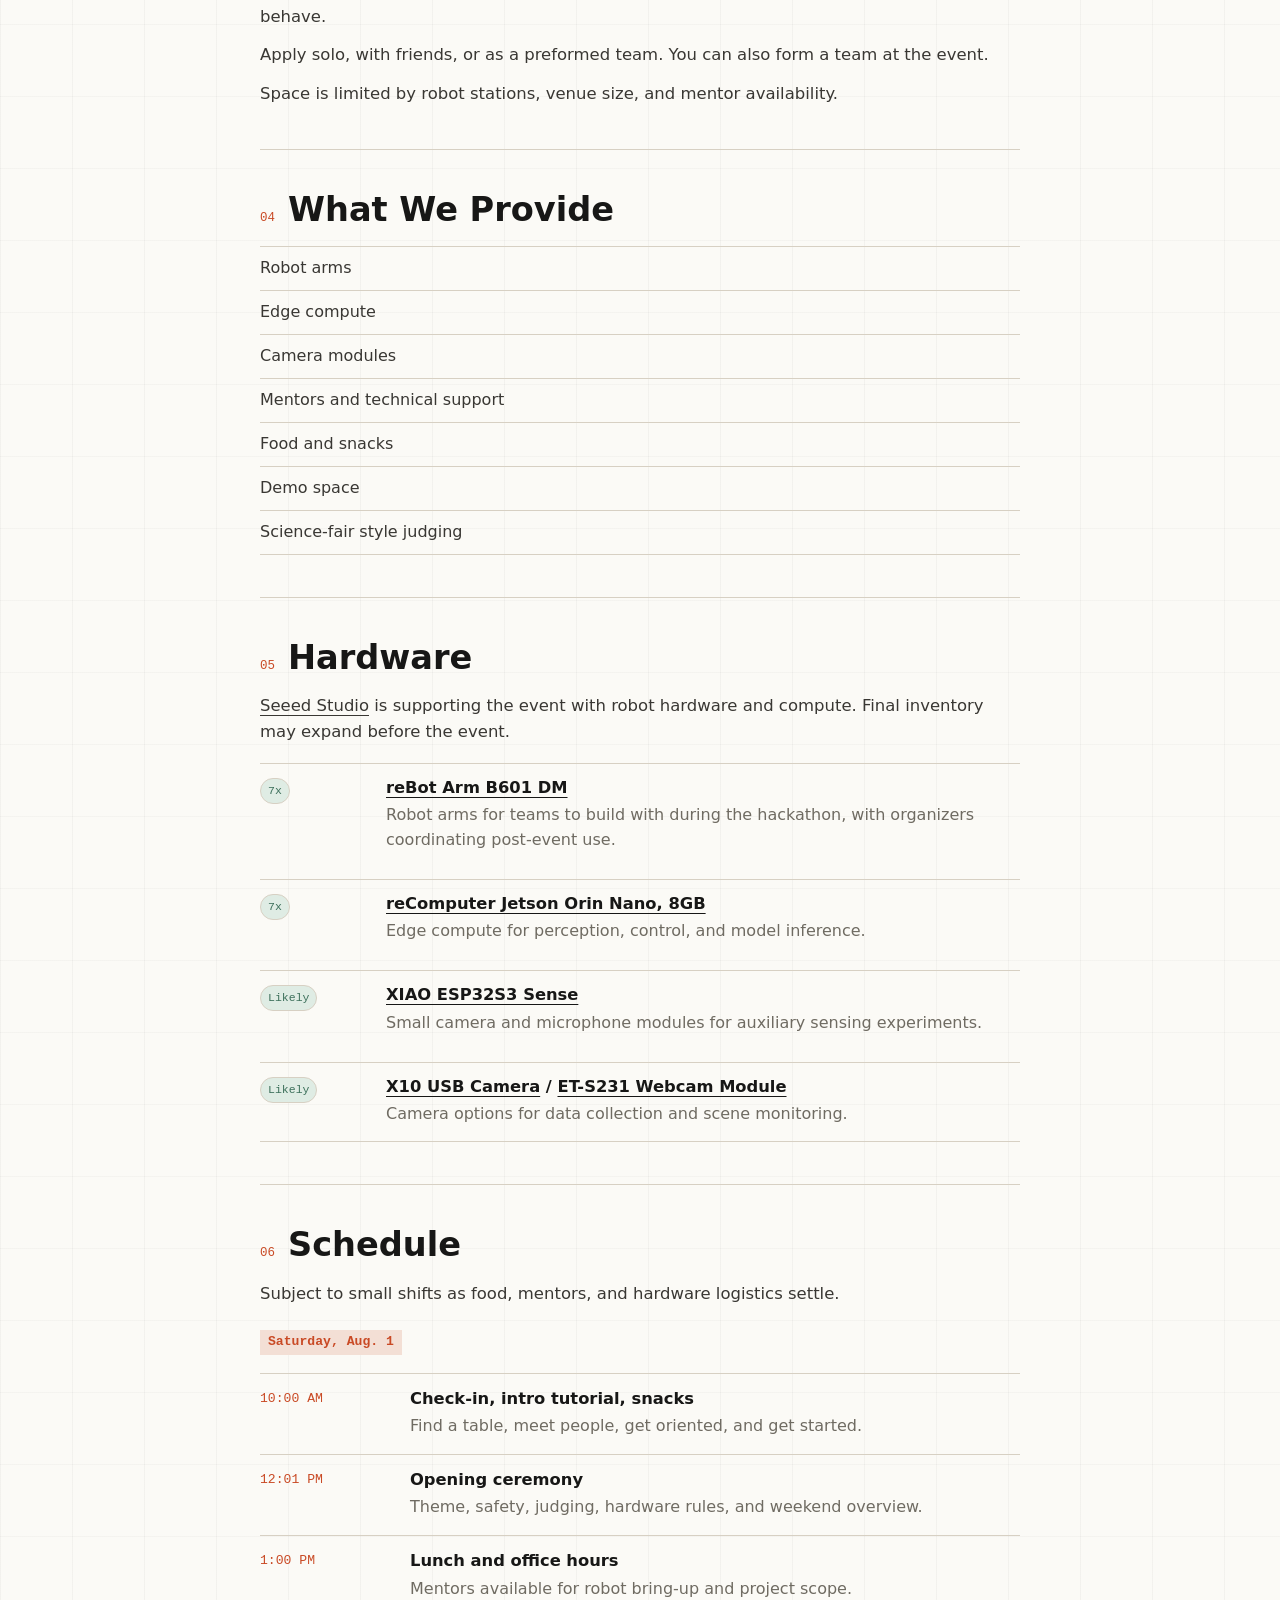
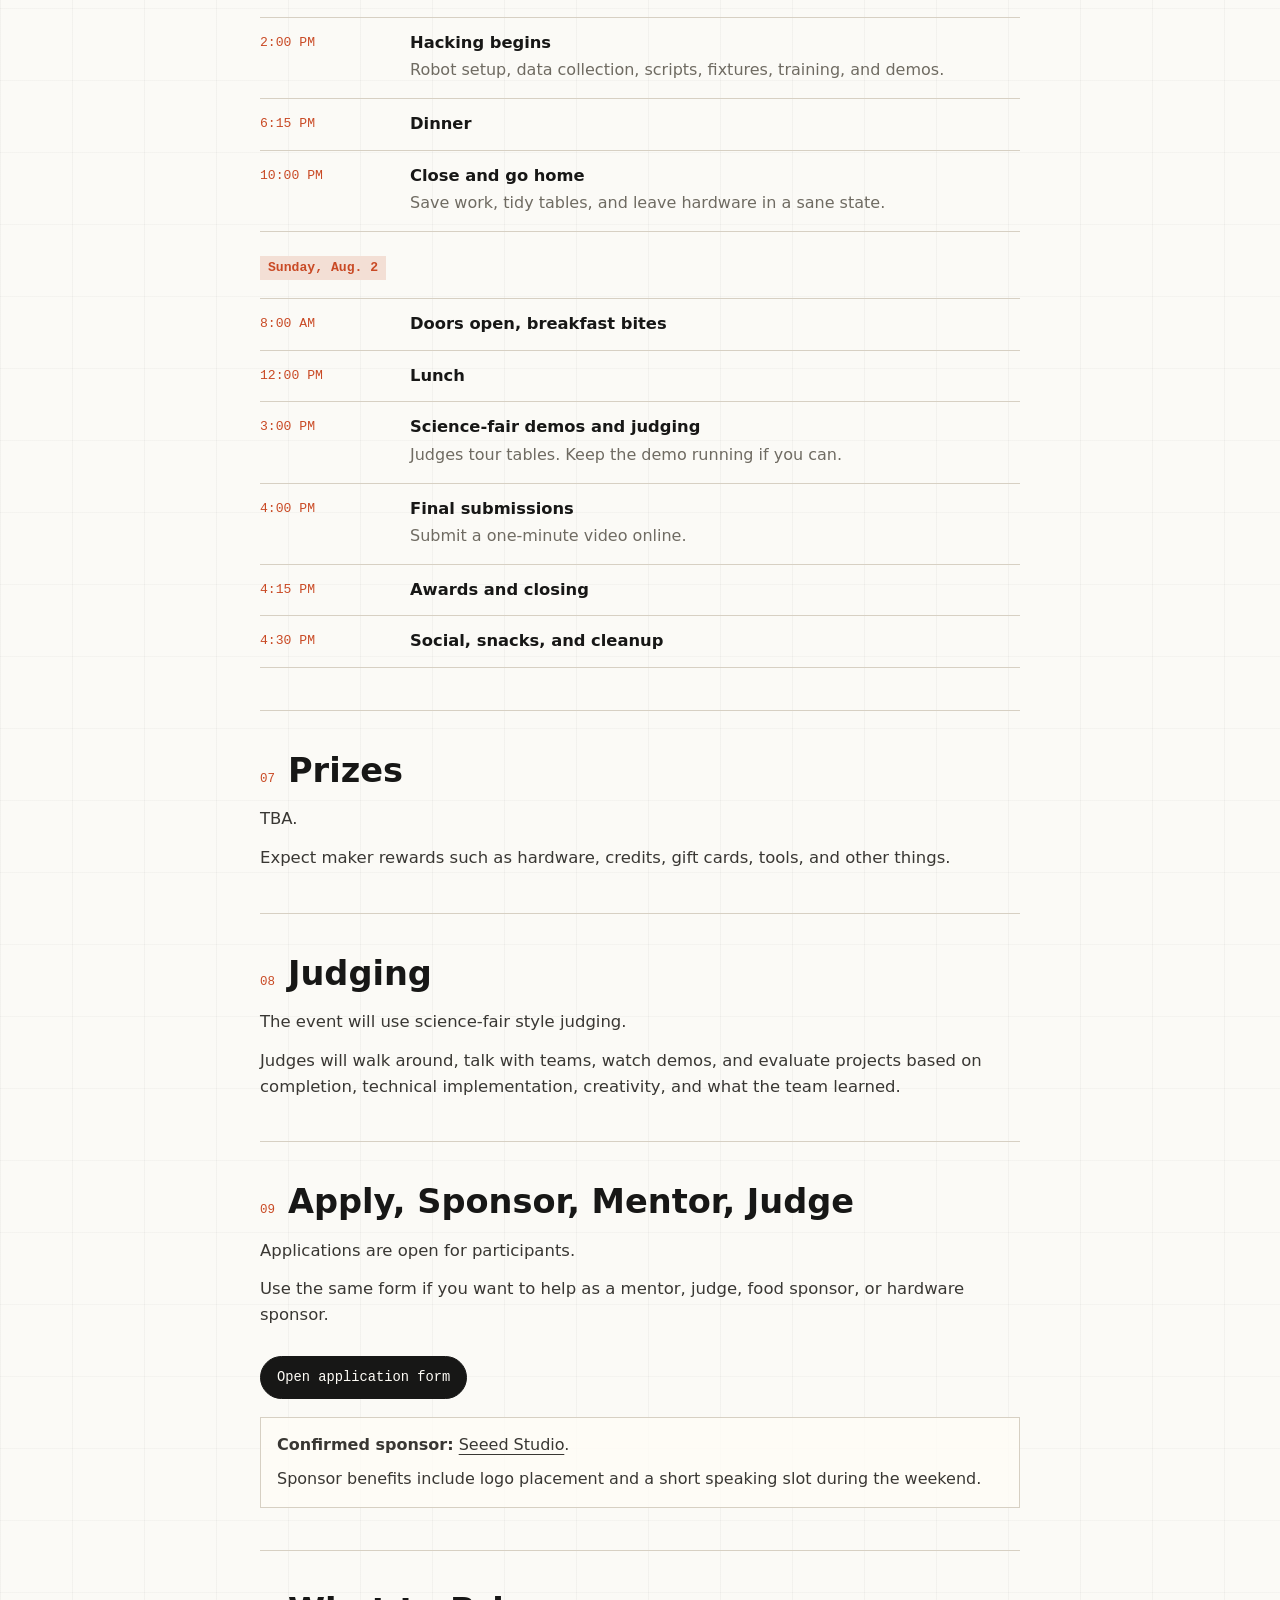
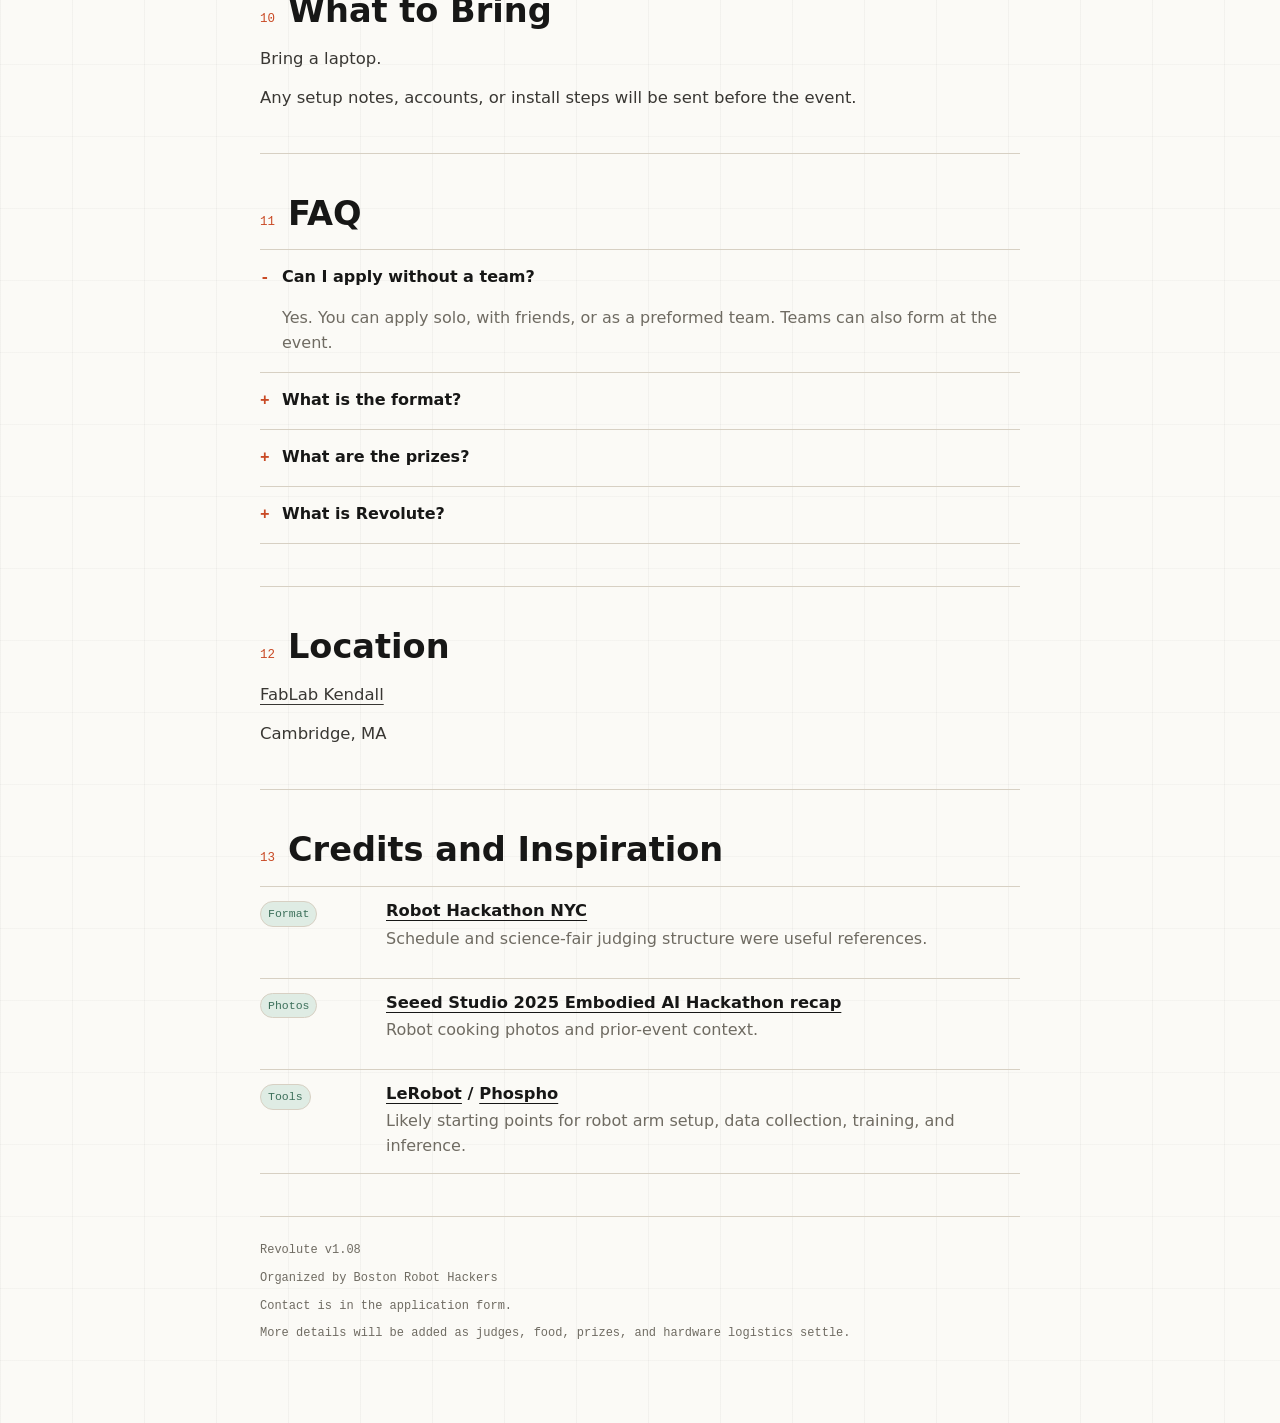
<file: content/previous/v1.08/index.html>
<!DOCTYPE html>
<html lang="en">
<head>
<meta charset="utf-8">
<meta name="viewport" content="width=device-width, initial-scale=1">
<meta name="description" content="Revolute is Boston’s first physical AI hackathon, a two-day build weekend for robot cooking demos at FabLab Kendall.">
<meta property="og:title" content="Revolute | Boston Physical AI Hackathon">
<meta property="og:description" content="Bring AI into the physical world through robot cooking demos with arms, cameras, edge compute, and open-source physical AI tools.">
<meta property="og:image" content="hackathon.png">
<title>Revolute | Boston Physical AI Hackathon</title>
<style>
  :root{
    --bg:#fbfaf6;
    --paper:#fffdf7;
    --ink:#171716;
    --muted:#6f6b62;
    --faint:#ded8cc;
    --rule:#d7d0c3;
    --accent:#c94a25;
    --accent-soft:#f3dfd5;
    --green:#3d705b;
    --green-soft:#dfece4;
    --mono:ui-monospace,"SF Mono","SFMono-Regular",Menlo,Consolas,"Liberation Mono",monospace;
    --sans:Inter,ui-sans-serif,system-ui,-apple-system,BlinkMacSystemFont,"Segoe UI",sans-serif;
  }

  *{box-sizing:border-box;}
  html{scroll-behavior:smooth;}
  body{
    margin:0;
    background:
      linear-gradient(90deg,rgba(23,23,22,.035) 1px,transparent 1px) 0 0 / 72px 72px,
      linear-gradient(180deg,rgba(23,23,22,.028) 1px,transparent 1px) 0 0 / 72px 72px,
      var(--bg);
    color:var(--ink);
    font-family:var(--sans);
    line-height:1.56;
    text-rendering:optimizeLegibility;
  }
  body::selection{background:rgba(201,74,37,.22);}
  a{color:inherit;text-decoration-thickness:1px;text-underline-offset:4px;}
  a:hover{color:var(--accent);}
  img{display:block;max-width:100%;}

  .page{
    width:min(760px,calc(100% - 40px));
    margin:0 auto;
    padding:54px 0 80px;
  }
  .wide{
    width:min(980px,calc(100% - 40px));
    margin:0 auto;
  }

  .top{
    text-align:center;
    margin:0 0 46px;
  }
  .brand{
    display:inline-flex;
    align-items:center;
    gap:11px;
    margin:0;
    color:var(--accent);
    text-decoration:none;
  }
  .mark{
    width:29px;
    height:29px;
    flex:0 0 auto;
  }
  .mark .ring{
    transform-origin:50% 50%;
    animation:spin 13s linear infinite;
  }
  @keyframes spin{to{transform:rotate(360deg);}}
  .word{
    font-family:var(--mono);
    font-size:1.42rem;
    font-weight:760;
    letter-spacing:.22em;
    text-transform:uppercase;
  }
  .version{
    color:var(--muted);
    font-family:var(--mono);
    font-size:.72rem;
  }

  .hero{
    margin-bottom:40px;
  }
  .kicker{
    margin:0 0 14px;
    color:var(--accent);
    font-family:var(--mono);
    font-size:.82rem;
    letter-spacing:.02em;
    text-transform:uppercase;
  }
  h1{
    margin:0;
    max-width:720px;
    font-size:clamp(2.55rem,9vw,5.45rem);
    line-height:.94;
    letter-spacing:0;
  }
  .dek{
    max-width:660px;
    margin:22px 0 0;
    color:#393733;
    font-size:clamp(1.08rem,2.4vw,1.34rem);
    line-height:1.42;
  }
  .dek + .dek{margin-top:10px;}
  .actions{
    display:flex;
    flex-wrap:wrap;
    gap:10px;
    margin-top:28px;
  }
  .button{
    display:inline-flex;
    align-items:center;
    justify-content:center;
    min-height:43px;
    padding:0 16px;
    border:1px solid var(--ink);
    border-radius:999px;
    background:var(--ink);
    color:var(--paper);
    font-family:var(--mono);
    font-size:.86rem;
    text-decoration:none;
    white-space:nowrap;
  }
  .button:hover{
    background:var(--accent);
    border-color:var(--accent);
    color:var(--paper);
  }
  .button.ghost{
    background:transparent;
    color:var(--ink);
  }
  .button.ghost:hover{
    background:var(--accent-soft);
    border-color:var(--accent);
    color:var(--accent);
  }

  .facts{
    display:grid;
    grid-template-columns:repeat(2,minmax(0,1fr));
    border-top:1px solid var(--rule);
    border-left:1px solid var(--rule);
    margin:42px 0 0;
    background:rgba(255,253,247,.72);
  }
  .fact{
    min-height:96px;
    padding:15px 16px;
    border-right:1px solid var(--rule);
    border-bottom:1px solid var(--rule);
  }
  .label{
    margin:0 0 7px;
    color:var(--muted);
    font-family:var(--mono);
    font-size:.74rem;
    text-transform:uppercase;
  }
  .value{
    margin:0;
    font-weight:730;
    line-height:1.25;
  }

  .photo-strip{
    display:grid;
    grid-template-columns:1.1fr .9fr .9fr;
    gap:6px;
    margin:34px auto 8px;
  }
  .photo-strip figure{
    position:relative;
    margin:0;
    overflow:hidden;
    border:1px solid var(--rule);
    background:#ece7de;
  }
  .photo-strip img{
    width:100%;
    height:210px;
    object-fit:cover;
    filter:saturate(.92) contrast(1.02);
  }
  .photo-strip figure:first-child img{height:280px;}
  .photo-strip figcaption{
    position:absolute;
    left:10px;
    bottom:10px;
    max-width:calc(100% - 20px);
    padding:5px 7px;
    background:rgba(251,250,246,.9);
    color:#2e2c28;
    font-family:var(--mono);
    font-size:.68rem;
  }
  .credit-note{
    margin:8px 0 0;
    color:var(--muted);
    font-family:var(--mono);
    font-size:.72rem;
  }

  hr{
    border:0;
    border-top:1px solid var(--rule);
    margin:42px 0;
  }
  section{
    scroll-margin-top:22px;
  }
  .section-title{
    display:flex;
    align-items:baseline;
    gap:13px;
    margin:0 0 17px;
  }
  .section-title span{
    color:var(--accent);
    font-family:var(--mono);
    font-size:.78rem;
  }
  h2{
    margin:0;
    font-size:clamp(1.45rem,3vw,2.1rem);
    line-height:1.08;
    letter-spacing:0;
  }
  h3{
    margin:0;
    font-size:1.02rem;
    line-height:1.25;
  }
  p{
    margin:0;
  }
  .copy{
    color:#393733;
    font-size:1.03rem;
  }
  .copy + .copy{margin-top:13px;}

  .plain-list{
    margin:18px 0 0;
    padding:0;
    list-style:none;
    border-top:1px solid var(--rule);
  }
  .plain-list li{
    padding:9px 0;
    border-bottom:1px solid var(--rule);
    color:#393733;
  }

  .rows{
    border-top:1px solid var(--rule);
    margin-top:18px;
  }
  .row{
    display:grid;
    grid-template-columns:132px minmax(0,1fr);
    gap:18px;
    padding:15px 0;
    border-bottom:1px solid var(--rule);
  }
  .row .when{
    color:var(--accent);
    font-family:var(--mono);
    font-size:.82rem;
  }
  .row p{
    margin:5px 0 0;
    color:var(--muted);
  }
  .day{
    margin-top:22px;
  }
  .day > h3{
    display:inline-block;
    padding:4px 8px;
    background:var(--accent-soft);
    color:var(--accent);
    font-family:var(--mono);
    font-size:.82rem;
    font-weight:720;
  }

  .list{
    display:grid;
    gap:12px;
    margin-top:18px;
  }
  .item{
    display:grid;
    grid-template-columns:108px minmax(0,1fr);
    gap:18px;
    padding:14px 0;
    border-top:1px solid var(--rule);
  }
  .item:last-child{border-bottom:1px solid var(--rule);}
  .tag{
    align-self:start;
    display:inline-flex;
    width:max-content;
    max-width:100%;
    padding:3px 7px;
    border:1px solid var(--rule);
    border-radius:999px;
    color:var(--green);
    background:var(--green-soft);
    font-family:var(--mono);
    font-size:.72rem;
    white-space:nowrap;
  }
  .item p{
    margin:5px 0 0;
    color:var(--muted);
  }

  .note-box{
    margin-top:18px;
    padding:15px 16px;
    border:1px solid var(--rule);
    background:rgba(255,253,247,.8);
  }
  .note-box p{
    color:#393733;
  }
  .note-box p + p{margin-top:9px;}

  details{
    border-top:1px solid var(--rule);
  }
  details:last-child{
    border-bottom:1px solid var(--rule);
  }
  summary{
    cursor:pointer;
    padding:15px 0;
    list-style:none;
    font-weight:720;
  }
  summary::-webkit-details-marker{display:none;}
  summary::before{
    content:"+";
    display:inline-block;
    width:22px;
    color:var(--accent);
    font-family:var(--mono);
  }
  details[open] summary::before{content:"-";}
  details p{
    margin:0 0 16px 22px;
    color:var(--muted);
  }

  .footer{
    margin-top:42px;
    padding-top:24px;
    border-top:1px solid var(--rule);
    color:var(--muted);
    font-family:var(--mono);
    font-size:.75rem;
  }
  .footer p + p{margin-top:9px;}

  @media (max-width:720px){
    .page,
    .wide{width:min(100% - 28px,760px);}
    .page{padding-top:38px;}
    .top{text-align:left;margin-bottom:34px;}
    .facts{grid-template-columns:1fr;}
    .photo-strip{grid-template-columns:1fr;gap:8px;}
    .photo-strip img,
    .photo-strip figure:first-child img{height:220px;}
    .row,
    .item{grid-template-columns:1fr;gap:6px;}
    .actions .button{width:100%;}
  }

  @media (prefers-reduced-motion:reduce){
    html{scroll-behavior:auto;}
    .mark .ring{animation:none;}
  }
</style>
</head>
<body>
  <main class="page">
    <header class="top">
      <a class="brand" href="#top" aria-label="Revolute home">
        <svg class="mark" viewBox="0 0 100 100" aria-hidden="true">
          <g class="ring">
            <circle cx="50" cy="50" r="44" fill="none" stroke="currentColor" stroke-width="6" stroke-dasharray="17 13" stroke-linecap="round"/>
            <circle cx="50" cy="6" r="6" fill="currentColor"/>
          </g>
          <line x1="50" y1="50" x2="94" y2="50" stroke="currentColor" stroke-width="7" stroke-linecap="round"/>
          <circle cx="50" cy="50" r="15" fill="var(--bg)" stroke="currentColor" stroke-width="7"/>
          <circle cx="50" cy="50" r="5" fill="currentColor"/>
        </svg>
        <span class="word">Revolute</span>
        <span class="version">v1.08</span>
      </a>
    </header>

    <section class="hero" id="top" aria-labelledby="hero-title">
      <p class="kicker">Aug. 1-2, 2026 // FabLab Kendall, Cambridge</p>
      <h1 id="hero-title">Boston’s first physical AI hackathon.</h1>
      <p class="dek">Bring AI into the physical world through robot cooking demos.</p>
      <p class="dek">Revolute is a two-day in-person hackathon for builders, engineers, researchers, and robotics-curious people to build with robot arms, cameras, edge compute, and open-source physical AI tools.</p>
      <p class="dek">One weekend to build something that sees, thinks, moves, and interacts with a cooking scene.</p>
      <p class="dek">No robotics background required.</p>
      <div class="actions">
        <a class="button" href="https://docs.google.com/forms/d/e/1FAIpQLSeVBl7Q7HjIDip8C7H7l2KwT6T9Buy4RfkJa64CLngNDVa9xw/viewform">Apply / register</a>
        <a class="button ghost" href="#schedule">Schedule</a>
        <a class="button ghost" href="#sponsors">Sponsor / mentor / judge</a>
      </div>

      <div class="facts" aria-label="Event facts">
        <div class="fact">
          <p class="label">Where</p>
          <p class="value"><a href="https://fabhubkendall.fabfoundation.org/">FabLab Kendall</a>, Cambridge</p>
        </div>
        <div class="fact">
          <p class="label">Theme</p>
          <p class="value">Cooking with robot arms</p>
        </div>
        <div class="fact">
          <p class="label">Teams</p>
          <p class="value">Apply solo, with friends, or preformed</p>
        </div>
        <div class="fact">
          <p class="label">Bring</p>
          <p class="value">Laptop. Setup notes sent before the event.</p>
        </div>
      </div>
    </section>
  </main>

  <div class="wide" aria-label="Hackathon photos">
    <div class="photo-strip">
      <figure>
        <img src="../../images/robotarm.jpg" alt="Robot arm pouring sauce onto pasta">
        <figcaption>same family of arm, cooking task</figcaption>
      </figure>
      <figure>
        <img src="../../images/pasta.jpg" alt="Plates of pasta from a robot cooking hackathon">
        <figcaption>cooking demo inspiration</figcaption>
      </figure>
      <figure>
        <img src="../../images/shenzhenhackathon.jpg" alt="Builders working at robot stations">
        <figcaption>room inspiration</figcaption>
      </figure>
    </div>
    <p class="credit-note">Photos from Seeed Studio's 2025 Embodied AI Hackathon recap, used here as inspiration for the format.</p>
  </div>

  <main class="page">
    <hr>

    <div class="details">
      <div class="block">
        <p>In-person</p>
        <p class="note">(weekend after FabLab 2026)</p>
        <p>FabLab in Kendall Square</p>
      </div>

      <div class="block">
        <p class="label">Sponsors:</p>
        <p>Seeedstudios, MITERS</p>
      </div>

      <div class="block">
        <p class="label">Organizers:</p>
        <p>Boston Robot Hackers</p>
      </div>

      <div class="block">
        <p class="label">Interested?</p>
        <p class="signup"><a
        href="https://docs.google.com/forms/d/e/1FAIpQLSeVBl7Q7HjIDip8C7H7l2KwT6T9Buy4RfkJa64CLngNDVa9xw/viewform">Sign
        up here.</a></p>
      </div>


      <hr>

      <div class="block">
        <p class="label">Scope:</p>
        <p>Each team of 3-4 will be given a robot arm. The goal is to have
        fun, learn something new, and build something cool. Registration
        will be capped to our hardware supplies (6-7 <a href="https://www.seeedstudio.com/reBot-Arm-B601-DM-p-6740.html">reBot</a>s and compute is <a href="https://www.seeedstudio.com/reComputer-J3011-p-5590.html">Jetson Nanos</a>), 3D printer and lasercutter onsite. 
        See <a
        href="https://www.seeed.cc/post/2025-embodied-ai-hackathon-recap">here</a> and <a href="https://www.youtube.com/watch?v=3W_z89ngXDo">here</a>
        for inspiration.</p>
      </div>

      <div class="block">
        <p class="label">FAQ:</p>
        <p class="note">Revolute isn't a company, "Boston Embodied / Physical AI
        Hackathon" was just a mouthful. We're organizing this because
        there's something magical about working in-person with other people
        excited about the same thing.
          This page is short on details since we don't know them yet -- sign up for
          final details. Release v1.08 since the plan is for this to be
          recurring (year/month). Contact email is in the signup form.</p>
      </div>

      <hr>
        <div class="block">
          <p class="label">Inspiration:</p>

        <details open>
          <summary>Pictures from Shenzhen Embodied AI Hackathon</summary>
          <div class="imgstrip">
            <figure>
              <img src="../../images/robotarm.jpg" alt="A robot arm ladling sauce onto a plate of pasta""
              <figcaption>reBot (same one we'll be using)</figcaption>
            </figure>
            <figure>
              <img src="../../images/shenzhenhackathon.jpg" alt="Builders at work during the Shenzhen embodied AI hackathon">
              <figcaption>The room</figcaption>
            </figure>
            <figure>
              <img src="../../images/pasta.jpg" alt="Plates of shrimp pasta plated by robot arms">
              <figcaption>Resulting pasta</figcaption>
            </figure>
          </div>
        </details>
  
        <details class="citylinks">
          <summary>Links to other cities</summary>
          <ul>
            <li><a href="https://www.joinef.com/events/https-lu-ma-roboticshack/">joinef.com/events/https-lu-ma-roboticshack</a> <span class="place">— Paris (Apr 11 2025)</span></li>
            <li><a href="https://robothackathon.devpost.com/">robothackathon.devpost.com</a> <span class="place">— NYC (Apr 20 2025)</span></li>
            <li><a href="https://www.betaworks.com/event/nyc-lerobot-hackathon">betaworks.com/event/nyc-lerobot-hackathon</a> <span class="place">— NYC (June 14 2025)</span></li>
            <li><a href="https://forums.developer.nvidia.com/t/join-the-seeed-studio-hugging-face-embodied-ai-hackathon/344162">forums.developer.nvidia.com/.../embodied-ai-hackathon</a> <span class="place">— Shenzhen (Oct 18 2025)</span></li>
            <li><a href="https://www.seeedstudio.com/blog/2025/11/06/2025-embodied-ai-hackathon-recap-we-built-home-cooking-robot/">seeedstudio.com/blog/.../home-cooking-robot</a> <span class="place">— (Oct 21 2025)</span></li>
            <li><a href="https://luma.com/zsaa3r3d">luma.com/zsaa3r3d</a> <span class="place">— Santa Clara (Mar 21 2026)</span></li>
            <li><a href="https://luma.com/embodied-metal">luma.com/embodied-metal</a> <span class="place">— San Francisco (July 17 2026)</span></li>
          </ul>
        </details>
      </div>
      <p class="copy">Revolute is Boston’s first physical AI hackathon, focused on cooking with robot arms.</p>
      <p class="copy">Teams will spend the weekend building demos that combine perception, control, hardware, and creativity. A camera sees the scene, a model or script makes a decision, and a robot arm tries to do the task.</p>
      <p class="copy">The goal is to learn, build, debug, help nearby teams, and leave with a working demo, a funny failure, or a better understanding of how physical AI systems come together.</p>
      <p class="copy">Build something useful, funny, brittle, impressive, or instructive.</p>
    </section>

    <hr>

    <section id="theme" aria-labelledby="theme-title">
      <div class="section-title">
        <span>02</span>
        <h2 id="theme-title">Theme</h2>
      </div>
      <p class="copy">Cooking with robot arms.</p>
      <p class="copy">Projects can involve pouring, plating, sorting ingredients, detecting objects, assisting with prep, interacting with utensils, or any cooking-inspired task that fits the hardware and safety constraints.</p>
    </section>

    <hr>

    <section id="who" aria-labelledby="who-title">
      <div class="section-title">
        <span>03</span>
        <h2 id="who-title">Who Should Apply</h2>
      </div>
      <p class="copy">Calling builders, engineers, hackers, researchers, and robotics enthusiasts interested in physical AI.</p>
      <p class="copy">You do not need prior robotics experience. This weekend is best for people who enjoy learning through ambiguity, reading documentation, asking for help, and making hardware behave.</p>
      <p class="copy">Apply solo, with friends, or as a preformed team. You can also form a team at the event.</p>
      <p class="copy">Space is limited by robot stations, venue size, and mentor availability.</p>
    </section>

    <hr>

    <section id="provide" aria-labelledby="provide-title">
      <div class="section-title">
        <span>04</span>
        <h2 id="provide-title">What We Provide</h2>
      </div>
      <ul class="plain-list">
        <li>Robot arms</li>
        <li>Edge compute</li>
        <li>Camera modules</li>
        <li>Mentors and technical support</li>
        <li>Food and snacks</li>
        <li>Demo space</li>
        <li>Science-fair style judging</li>
      </ul>
    </section>

    <hr>

    <section id="hardware" aria-labelledby="hardware-title">
      <div class="section-title">
        <span>05</span>
        <h2 id="hardware-title">Hardware</h2>
      </div>
      <p class="copy"><a href="https://www.seeedstudio.com/?__vid=260630">Seeed Studio</a> is supporting the event with robot hardware and compute. Final inventory may expand before the event.</p>
      <div class="list">
        <div class="item">
          <div class="tag">7x</div>
          <div>
            <h3><a href="https://www.seeedstudio.com/reBot-Arm-B601-DM-p-6740.html">reBot Arm B601 DM</a></h3>
            <p>Robot arms for teams to build with during the hackathon, with organizers coordinating post-event use.</p>
          </div>
        </div>
        <div class="item">
          <div class="tag">7x</div>
          <div>
            <h3><a href="https://www.seeedstudio.com/reComputer-J3011-p-5590.html">reComputer Jetson Orin Nano, 8GB</a></h3>
            <p>Edge compute for perception, control, and model inference.</p>
          </div>
        </div>
        <div class="item">
          <div class="tag">Likely</div>
          <div>
            <h3><a href="https://www.seeedstudio.com/XIAO-ESP32S3-Sense-p-5639.html">XIAO ESP32S3 Sense</a></h3>
            <p>Small camera and microphone modules for auxiliary sensing experiments.</p>
          </div>
        </div>
        <div class="item">
          <div class="tag">Likely</div>
          <div>
            <h3><a href="https://www.seeedstudio.com/X10-USB-wired-camera-p-6506.html">X10 USB Camera</a> / <a href="https://www.seeedstudio.com/ET-S231-90-USB-Camera-p-6684.html">ET-S231 Webcam Module</a></h3>
            <p>Camera options for data collection and scene monitoring.</p>
          </div>
        </div>
      </div>
    </section>

    <hr>

    <section id="schedule" aria-labelledby="schedule-title">
      <div class="section-title">
        <span>06</span>
        <h2 id="schedule-title">Schedule</h2>
      </div>
      <p class="copy">Subject to small shifts as food, mentors, and hardware logistics settle.</p>

      <div class="day">
        <h3>Saturday, Aug. 1</h3>
        <div class="rows">
          <div class="row">
            <div class="when">10:00 AM</div>
            <div><h3>Check-in, intro tutorial, snacks</h3><p>Find a table, meet people, get oriented, and get started.</p></div>
          </div>
          <div class="row">
            <div class="when">12:01 PM</div>
            <div><h3>Opening ceremony</h3><p>Theme, safety, judging, hardware rules, and weekend overview.</p></div>
          </div>
          <div class="row">
            <div class="when">1:00 PM</div>
            <div><h3>Lunch and office hours</h3><p>Mentors available for robot bring-up and project scope.</p></div>
          </div>
          <div class="row">
            <div class="when">2:00 PM</div>
            <div><h3>Hacking begins</h3><p>Robot setup, data collection, scripts, fixtures, training, and demos.</p></div>
          </div>
          <div class="row">
            <div class="when">6:15 PM</div>
            <div><h3>Dinner</h3></div>
          </div>
          <div class="row">
            <div class="when">10:00 PM</div>
            <div><h3>Close and go home</h3><p>Save work, tidy tables, and leave hardware in a sane state.</p></div>
          </div>
        </div>
      </div>

      <div class="day">
        <h3>Sunday, Aug. 2</h3>
        <div class="rows">
          <div class="row">
            <div class="when">8:00 AM</div>
            <div><h3>Doors open, breakfast bites</h3></div>
          </div>
          <div class="row">
            <div class="when">12:00 PM</div>
            <div><h3>Lunch</h3></div>
          </div>
          <div class="row">
            <div class="when">3:00 PM</div>
            <div><h3>Science-fair demos and judging</h3><p>Judges tour tables. Keep the demo running if you can.</p></div>
          </div>
          <div class="row">
            <div class="when">4:00 PM</div>
            <div><h3>Final submissions</h3><p>Submit a one-minute video online.</p></div>
          </div>
          <div class="row">
            <div class="when">4:15 PM</div>
            <div><h3>Awards and closing</h3></div>
          </div>
          <div class="row">
            <div class="when">4:30 PM</div>
            <div><h3>Social, snacks, and cleanup</h3></div>
          </div>
        </div>
      </div>
    </section>

    <hr>

    <section id="prizes" aria-labelledby="prizes-title">
      <div class="section-title">
        <span>07</span>
        <h2 id="prizes-title">Prizes</h2>
      </div>
      <p class="copy">TBA.</p>
      <p class="copy">Expect maker rewards such as hardware, credits, gift cards, tools, and other things.</p>
    </section>

    <hr>

    <section id="judging" aria-labelledby="judging-title">
      <div class="section-title">
        <span>08</span>
        <h2 id="judging-title">Judging</h2>
      </div>
      <p class="copy">The event will use science-fair style judging.</p>
      <p class="copy">Judges will walk around, talk with teams, watch demos, and evaluate projects based on completion, technical implementation, creativity, and what the team learned.</p>
    </section>

    <hr>

    <section id="sponsors" aria-labelledby="sponsor-title">
      <div class="section-title">
        <span>09</span>
        <h2 id="sponsor-title">Apply, Sponsor, Mentor, Judge</h2>
      </div>
      <p class="copy">Applications are open for participants.</p>
      <p class="copy">Use the same form if you want to help as a mentor, judge, food sponsor, or hardware sponsor.</p>
      <div class="actions">
        <a class="button" href="https://docs.google.com/forms/d/e/1FAIpQLSeVBl7Q7HjIDip8C7H7l2KwT6T9Buy4RfkJa64CLngNDVa9xw/viewform">Open application form</a>
      </div>
      <div class="note-box">
        <p><strong>Confirmed sponsor:</strong> <a href="https://www.seeedstudio.com/?__vid=260630">Seeed Studio</a>.</p>
        <p>Sponsor benefits include logo placement and a short speaking slot during the weekend.</p>
      </div>
    </section>

    <hr>

    <section id="bring" aria-labelledby="bring-title">
      <div class="section-title">
        <span>10</span>
        <h2 id="bring-title">What to Bring</h2>
      </div>
      <p class="copy">Bring a laptop.</p>
      <p class="copy">Any setup notes, accounts, or install steps will be sent before the event.</p>
    </section>

    <hr>

    <section id="faq" aria-labelledby="faq-title">
      <div class="section-title">
        <span>11</span>
        <h2 id="faq-title">FAQ</h2>
      </div>
      <details open>
        <summary>Can I apply without a team?</summary>
        <p>Yes. You can apply solo, with friends, or as a preformed team. Teams can also form at the event.</p>
      </details>
      <details>
        <summary>What is the format?</summary>
        <p>Two days of building, mentoring, food, hardware bring-up, and demos. The final session will be a science-fair style showcase where judges visit each team.</p>
      </details>
      <details>
        <summary>What are the prizes?</summary>
        <p>TBA. Expect practical maker rewards.</p>
      </details>
      <details>
        <summary>What is Revolute?</summary>
        <p>Revolute is the name for this recurring Boston physical AI hackathon because “Boston Embodied / Physical AI Robot Hackathon” was too long.</p>
      </details>
    </section>

    <hr>

    <section id="location" aria-labelledby="location-title">
      <div class="section-title">
        <span>12</span>
        <h2 id="location-title">Location</h2>
      </div>
      <p class="copy"><a href="https://fabhubkendall.fabfoundation.org/">FabLab Kendall</a></p>
      <p class="copy">Cambridge, MA</p>
    </section>

    <hr>

    <section id="resources" aria-labelledby="resources-title">
      <div class="section-title">
        <span>13</span>
        <h2 id="resources-title">Credits and Inspiration</h2>
      </div>
      <div class="list">
        <div class="item">
          <div class="tag">Format</div>
          <div>
            <h3><a href="https://www.robothackathon.com/">Robot Hackathon NYC</a></h3>
            <p>Schedule and science-fair judging structure were useful references.</p>
          </div>
        </div>
        <div class="item">
          <div class="tag">Photos</div>
          <div>
            <h3><a href="https://www.seeed.cc/post/2025-embodied-ai-hackathon-recap">Seeed Studio 2025 Embodied AI Hackathon recap</a></h3>
            <p>Robot cooking photos and prior-event context.</p>
          </div>
        </div>
        <div class="item">
          <div class="tag">Tools</div>
          <div>
            <h3><a href="https://github.com/huggingface/lerobot/blob/main/examples/10_use_so100.md">LeRobot</a> / <a href="https://docs.phospho.ai/welcome">Phospho</a></h3>
            <p>Likely starting points for robot arm setup, data collection, training, and inference.</p>
          </div>
        </div>
      </div>
    </section>

    <footer class="footer">
      <p>Revolute v1.08</p>
      <p>Organized by Boston Robot Hackers</p>
      <p>Contact is in the application form.</p>
      <p>More details will be added as judges, food, prizes, and hardware logistics settle.</p>
    </footer>
  </main>
</body>
</html>
</file>
